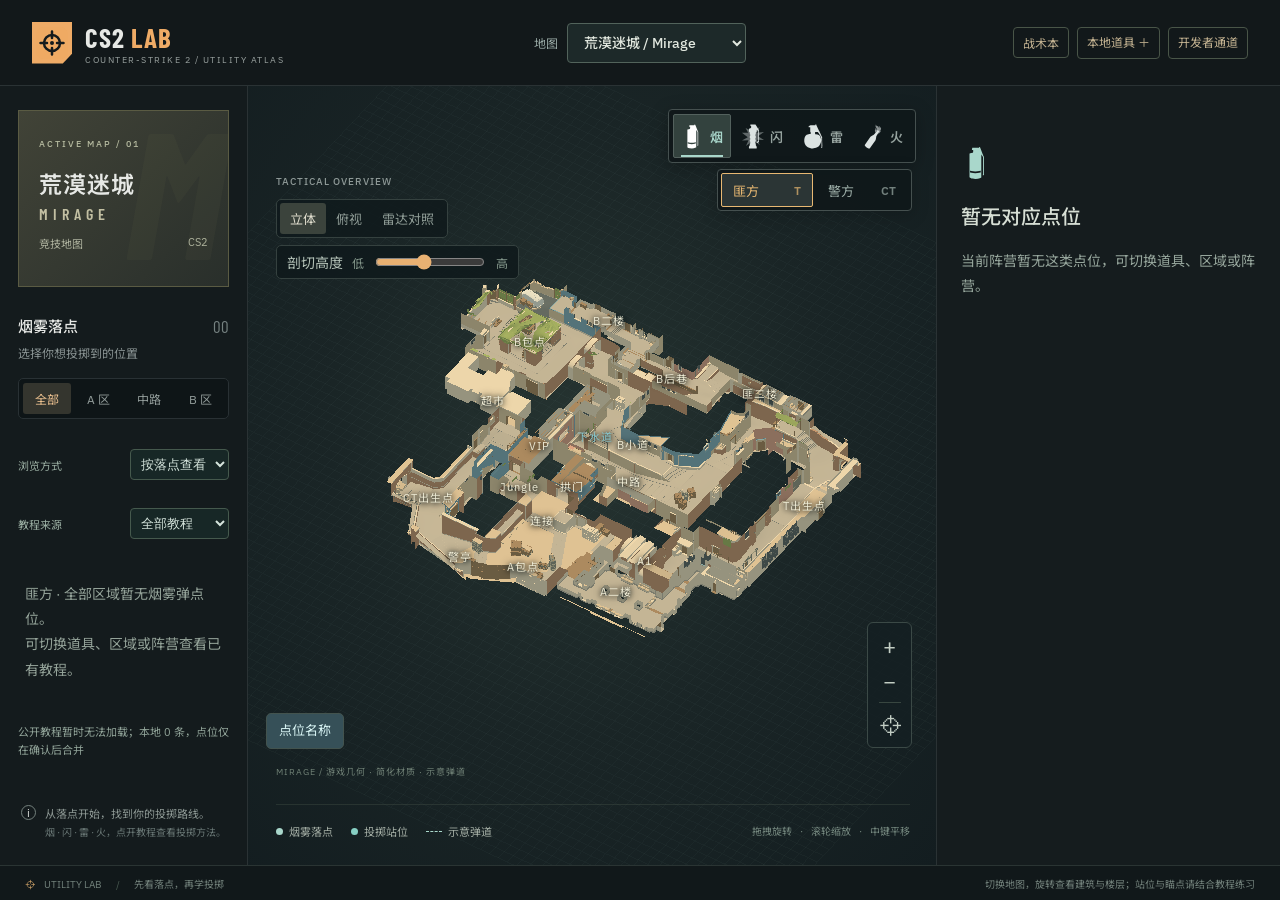
<file: index.html>
<!doctype html>
<html lang="zh-CN"><head><meta charset="UTF-8"><meta name="viewport" content="width=device-width,initial-scale=1,viewport-fit=cover"><meta name="theme-color" content="#111719"><meta name="description" content="荒漠迷城、核子危机、远古遗迹、沙二、炼狱小镇、阿努比斯与死城之谜（Cache）互动战术地图。切换地图和楼层，探索四种道具落点与投掷教学。"><title>CS2 道具地图 · UTILITY LAB</title><link rel="icon" href="./favicon.svg?v=2"><link rel="stylesheet" href="./style.css?v=8"><link rel="stylesheet" href="./mobile.css?v=8"><link rel="stylesheet" href="./video-controls.css?v=2"><link rel="stylesheet" href="./tactics.css?v=2"><script type="importmap">{"imports":{"three":"./vendor/three.module.js"}}</script></head>
<body><section class="rotate-prompt" id="rotate-prompt" aria-labelledby="rotate-title" aria-hidden="true" tabindex="-1"><svg class="rotate-symbol" viewBox="0 0 88 88" fill="none" stroke="currentColor" stroke-width="2.5" aria-hidden="true"><rect x="13" y="27" width="62" height="36" rx="5"/><path d="M66 37v16M29 14a32 32 0 0 1 44 8M67 10l7 12-14 1M58 76a32 32 0 0 1-43-8M21 80l-7-12 14-1" stroke-linecap="round" stroke-linejoin="round"/></svg><h1 id="rotate-title">请横屏使用地图</h1><p id="rotate-hint">横过手机，展开地图。<br>如未自动旋转，请关闭系统的竖屏锁定。</p><button id="rotate-fullscreen">全屏打开</button></section>
<header class="topbar"><a class="brand" href="./"><span class="brand-symbol"><img src="./favicon.svg?v=2" width="32" height="32" alt=""></span><span><span id="brand-map">CS2</span><span class="brand-lab"> LAB</span><small>COUNTER-STRIKE 2 / UTILITY ATLAS</small></span></a><label class="map-picker" for="map-picker"><span>地图</span><select id="map-picker" aria-label="切换地图"><option value="mirage">荒漠迷城 / Mirage</option><option value="nuke">核子危机 / Nuke</option><option value="ancient">远古遗迹 / Ancient</option><option value="dust2">沙二 / Dust II</option><option value="inferno">炼狱小镇 / Inferno</option><option value="anubis">阿努比斯 / Anubis</option><option value="cache">死城之谜 / Cache</option></select></label><div class="header-actions"><button id="tactics-entry" class="developer-entry" aria-haspopup="dialog" aria-pressed="false">战术本</button><a id="local-entry" class="developer-entry" href="./local.html">本地道具 ＋</a><a class="developer-entry" href="./developer.html">开发者通道</a><nav class="mobile-actions" aria-label="手机地图工具"><button id="mobile-points" aria-controls="point-sidebar" aria-expanded="false">点位</button><button id="mobile-guide" aria-controls="tutorial-panel" aria-expanded="false">教程</button><button id="mobile-fullscreen">全屏</button></nav></div></header>
<main class="workspace">
<aside class="sidebar" id="point-sidebar"><div class="mobile-panel-head"><span>道具点位</span><button class="mobile-dismiss" aria-label="收起点位列表">收起</button></div><div class="map-card"><span class="eyebrow">ACTIVE MAP / 01</span><h1>荒漠迷城<span>MIRAGE</span></h1><div class="map-card-bottom"><span>竞技地图</span><span>CS2</span></div></div><section id="tactic-status" class="tactic-status" hidden><strong id="tactic-name"></strong><p id="tactic-info"></p><button id="tactic-exit" type="button">退出战术</button></section><div class="library-title"><h2 id="library-heading">烟雾落点</h2><span id="point-count">06</span></div><p class="muted sidebar-hint">选择你想封住的位置</p><div class="filters" role="group" aria-label="筛选地图区域"><button class="active" data-filter="all" aria-pressed="true">全部</button><button data-filter="A" aria-pressed="false">A 区</button><button data-filter="mid" aria-pressed="false">中路</button><button data-filter="B" aria-pressed="false">B 区</button></div><label class="lineup-source">浏览方式<select id="point-mode" aria-label="按落点或站位查看"><option value="target">按落点查看</option><option value="origin">按站位查看</option></select></label><label class="lineup-source">教程来源<select id="lineup-source"><option value="all">全部教程</option><option value="local">仅本地道具</option><option value="public">仅公开教程</option></select></label><nav id="point-list" aria-label="道具点位"></nav><p id="community-status" class="community-status" role="status"></p><div class="sidebar-footer"><span class="key-icon">i</span><p>从落点开始，找到你的投掷路线。<small>烟 · 闪 · 雷 · 火，点开教程查看投掷方法。</small></p></div></aside>
<section class="map-stage" aria-label="荒漠迷城三维互动地图"><div class="stage-heading"><div><span class="eyebrow">TACTICAL OVERVIEW</span><h2>选择落点，查看投掷方法。</h2></div></div><div id="utility-switch" class="utility-switch" role="group" aria-label="切换道具类型"></div><div id="team-switch" class="team-switch" role="group" aria-label="切换投掷阵营"><button data-team="t" class="active" aria-pressed="true"><span>匪方</span><b>T</b></button><button data-team="ct" aria-pressed="false"><span>警方</span><b>CT</b></button></div><div id="map-canvas" tabindex="0" aria-label="地图：拖拽旋转，滚轮缩放，方向键平移，按住中键平移，点击道具标志查看教程"></div><div id="map-labels"></div><button id="toggle-point-names" class="point-name-toggle active" aria-pressed="true" aria-controls="map-labels" title="显示或隐藏地图区域与道具点位名称">点位名称</button><div id="map-loading" role="status"><i></i><span>正在加载原始地图…</span></div><div class="map-view-switch" role="group" aria-label="地图视角"><button id="view-3d" class="active" aria-pressed="true">立体</button><button id="view-top" aria-pressed="false">俯视</button><button id="view-radar" aria-pressed="false">雷达对照</button></div><label class="cut-height-control" for="cut-height">剖切高度 <span>低</span><input id="cut-height" type="range" min="-3" max="12" step="0.2" value="3.6" aria-label="调整剖切高度，显示不同楼层"><span>高</span></label><div id="level-switch" class="level-switch" role="group" aria-label="切换地图楼层" hidden><button data-level="upper" class="active" aria-pressed="true">上层 A</button><button data-level="lower" aria-pressed="false">下层 B</button><span id="level-note">上层 / A 区、外场与铁板</span></div><div class="map-controls"><button id="zoom-in" title="放大" aria-label="放大">+</button><button id="zoom-out" title="缩小" aria-label="缩小">−</button><span></span><button id="reset-view" title="重置视角" aria-label="重置视角">⌖</button></div><div class="map-bottom"><div class="legend"><span><i class="legend-dot"></i><span id="legend-target">烟雾落点</span></span><span><i class="legend-dot origin"></i>投掷站位</span><span><i class="legend-line"></i>示意弹道</span></div><p><span class="desktop-gesture">拖拽旋转 <b>·</b> 滚轮缩放 <b>·</b> 中键平移</span><span class="touch-gesture">单指旋转 · 双指平移与缩放</span></p></div><div class="map-disclaimer">MIRAGE / 游戏几何 · 简化材质 · 示意弹道</div><div id="map-error" hidden>3D 地图加载失败。你仍可查看左侧教学，或重新加载地图。<button id="retry-map">重新加载</button></div></section>
<aside class="detail-panel" id="tutorial-panel" aria-label="投掷教学"><div class="detail-top"><button class="mobile-dismiss" aria-label="收起投掷教程">收起</button></div><div id="detail-content"></div></aside>
</main><footer class="statusbar"><span><span class="status-cross">⌖</span> UTILITY LAB <span class="footer-divider">/</span> 先看落点，再学投掷</span><span>切换地图，旋转查看建筑与楼层；站位与瞄点请结合教程练习</span></footer><dialog id="tactics-dialog" class="tactics-dialog" aria-labelledby="tactics-title"><header class="tactics-heading"><div><h2 id="tactics-title">本地战术本</h2><p>仅保存在当前浏览器，无需登录。清除网站数据会删除战术本。</p></div><button id="tactics-close" type="button">关闭</button></header><div class="tactics-layout"><section class="tactics-library" aria-label="已保存的战术"><div class="tactics-library-heading"><h3>选择战术</h3><button id="tactics-new" type="button" title="为当前地图新建战术">＋ 新建战术</button></div><div id="tactics-books"></div></section><form id="tactics-form" hidden><div class="tactics-editor-heading"><button id="tactics-back" type="button">‹ 返回战术列表</button><h3 id="tactics-editor-title">新建战术</h3></div><label>战术名称<input id="tactics-name" required maxlength="60" placeholder="例如：A 区爆弹进攻"></label><div class="tactics-find"><input id="tactics-search" type="search" placeholder="搜索道具或站位" aria-label="搜索战术道具"><select id="tactics-type" aria-label="筛选战术道具类型"><option value="">全部道具</option><option value="smoke">烟雾弹</option><option value="flash">闪光弹</option><option value="he">手雷</option><option value="molotov">燃烧弹</option></select><select id="tactics-team" aria-label="筛选战术阵营"><option value="">全部阵营</option><option value="t">匪方</option><option value="ct">警方</option></select></div><p id="tactics-load-note"></p><div id="tactics-choices" aria-label="选择战术使用的道具"></div><div class="tactics-save"><span id="tactics-selected-count">已选择 0 条道具</span><button type="submit" class="primary">保存并查看战术</button></div></form></div><p id="tactics-message" role="status"></p></dialog><script type="module" src="./app.js?v=44"></script></body></html>
</file>
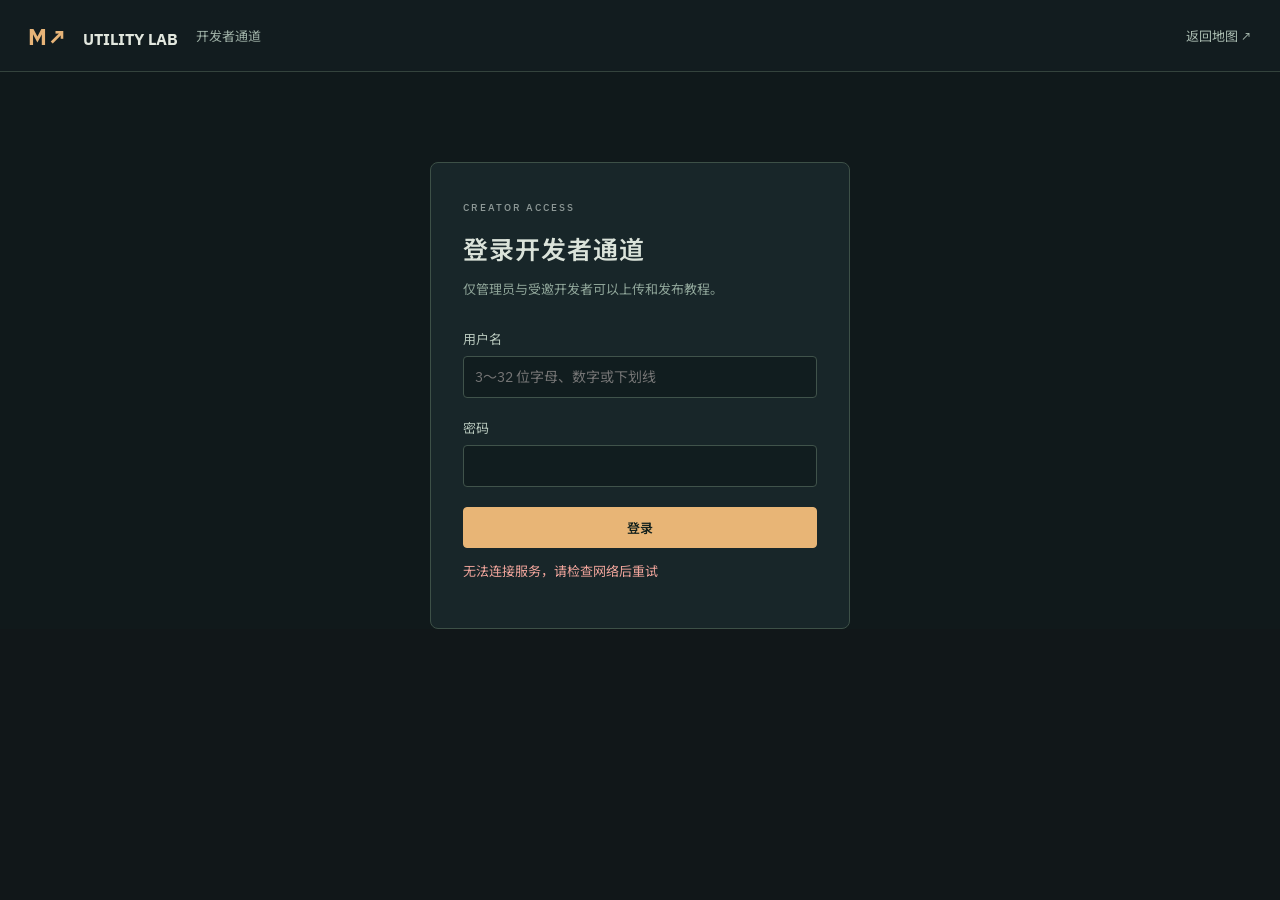
<file: developer.html>
<!doctype html><html lang="zh-CN"><head><meta charset="utf-8"><meta name="viewport" content="width=device-width,initial-scale=1,viewport-fit=cover"><meta name="referrer" content="no-referrer"><title>开发者通道 · CS2 道具地图</title><link rel="icon" href="./favicon.svg?v=2"><link rel="stylesheet" href="./style.css?v=3"><link rel="stylesheet" href="./developer.css?v=12"><script type="importmap">{"imports":{"three":"./vendor/three.module.js"}}</script></head><body class="developer-page">
<header class="dev-header"><a href="./">M↗ <span>UTILITY LAB</span></a><span class="dev-badge">开发者通道</span><div id="dev-account" hidden><span id="dev-username"></span><button id="dev-password">修改密码</button><button id="dev-logout">退出登录</button></div><a class="back-map" href="./">返回地图 ↗</a></header>
<main>
<section id="auth-panel" class="auth-card"><span class="eyebrow">CREATOR ACCESS</span><h1 id="auth-title">登录开发者通道</h1><p id="auth-description">仅管理员与受邀开发者可以上传和发布教程。</p><form id="auth-form"><label>用户名<input id="auth-username" required autocomplete="username" minlength="3" maxlength="32" pattern="[a-zA-Z0-9_-]+" placeholder="3～32 位字母、数字或下划线"></label><label>密码<input id="auth-password" type="password" required autocomplete="current-password" minlength="10" maxlength="128"></label><button class="primary" id="auth-submit">登录</button></form><p id="auth-message" role="status"></p></section>
<section id="creator" hidden>
<nav class="dev-nav"><button id="tab-compose" aria-pressed="true">新建教程</button><button id="tab-library" aria-pressed="false">我的教程</button><button id="tab-team" aria-pressed="false" hidden>开发者管理</button><button id="tab-storage" aria-pressed="false" hidden>视频存储</button><button id="tab-visits" aria-pressed="false" hidden>访问统计</button><span id="dev-message" role="status"></span></nav>
<section id="compose-panel" class="compose-grid">
<form id="lineup-form" class="compose-form"><span class="eyebrow">NEW LINEUP</span><h1 id="editor-title">把你的投掷分享出来</h1><p class="form-intro">选择地图，标记两个位置，再添加视频与投掷说明。</p>
<div class="field-pair"><label>地图<select id="edit-map"><option value="mirage">荒漠迷城</option><option value="nuke">核子危机</option><option value="ancient">远古遗迹</option><option value="dust2">炙热沙城 II</option><option value="inferno">炼狱小镇</option><option value="anubis">阿努比斯</option><option value="cache">死城之谜 / Cache</option></select></label><label>区域<select id="edit-zone"></select></label></div>
<div class="field-pair"><label>投掷阵营<select id="edit-team"><option value="t">匪方 T</option><option value="ct">警方 CT</option><option value="any">双方通用</option></select></label><label>道具<select id="edit-type"><option value="smoke">烟雾弹</option><option value="flash">闪光弹</option><option value="he">高爆手雷</option><option value="molotov">燃烧弹</option></select></label></div>
<label id="edit-level-row" hidden>选点视图楼层<select id="edit-level"><option value="upper">上层 A</option><option value="lower">下层 B</option></select></label>
<label>教程名称<input id="edit-name" required maxlength="80" placeholder="例如：A 区警家烟"></label>
<div class="point-fields"><div><button type="button" id="pick-target">① 选择道具落点</button><output id="target-value">尚未选择</output></div><div><button type="button" id="pick-origin">② 选择投掷位置</button><button type="button" id="pick-spawn" class="spawn-entry">选择出生点</button><output id="origin-value">尚未选择</output></div></div>

<label>路线弧线高度<input id="edit-arc-height" type="number" min="0" max="60" step="0.5" placeholder="默认高度" aria-describedby="arc-height-help"></label><p id="arc-height-help" class="form-intro">可填 0～60，数值越大弧线越高；留空恢复默认。切换立体可预览。</p>
<label>站位说明<input id="edit-from" required maxlength="120" placeholder="例如：T 出生点 · 木板旁"></label><label>投掷方式<input id="edit-method" required maxlength="120" placeholder="例如：站立左键跳投"></label>
<label>投掷步骤<textarea id="edit-steps" required rows="4" maxlength="3200" placeholder="每行一个步骤：&#10;1. 在墙角站定&#10;2. 对准屋顶边缘&#10;3. 起跳时释放左键"></textarea></label><label>用途说明<textarea id="edit-description" rows="2" maxlength="600" placeholder="这颗道具解决什么问题？"></textarea></label><label>实战提示<textarea id="edit-tip" rows="2" maxlength="600" placeholder="例如：提醒队友背闪"></textarea></label>
<section class="video-upload"><label for="edit-video">③ 上传教学视频</label><input id="edit-video" type="file" accept="video/mp4,video/webm"><p id="video-help">MP4 / WebM，单个不超过 40 MB。发布前需要视频，草稿可暂不上传。</p><video id="video-preview" controls playsinline preload="metadata" hidden></video><div id="upload-status" role="status"></div><progress id="upload-progress" max="100" value="0" hidden></progress><button type="button" id="upload-cancel" hidden>取消上传</button></section>
<div class="save-actions"><button type="button" id="save-draft">保存草稿</button><button type="submit" id="publish-lineup" class="primary">发布教程</button></div><p id="save-status" role="status"></p>
</form>
<section class="editor-map"><div class="editor-tools"><div><button id="editor-radar" class="active" aria-pressed="true">地图</button><button id="editor-3d" aria-pressed="false">立体</button><button id="editor-top" aria-pressed="false" hidden>俯视</button><button id="editor-reset">重置</button></div><label id="editor-cut-control" hidden>剖切高度<input id="editor-cut" type="range" step=".2"></label></div><div id="pick-status" role="status">选择落点或站位后，点击地图地面</div><div id="map-canvas" tabindex="0" aria-label="教程选点地图：点击选点，拖动平移，滚轮缩放"></div><div id="map-labels"></div><div class="editor-zoom"><button id="editor-zoom-in" aria-label="放大地图">＋</button><button id="editor-zoom-out" aria-label="缩小地图">−</button></div><div id="map-loading" role="status"><i></i><span>正在加载地图…</span></div><div id="editor-map-error" hidden role="alert">地图加载失败。<button id="editor-retry">重新加载</button></div><div class="editor-legend"><span>● 道具落点</span><span>● 投掷位置</span><button id="editor-preview" disabled>预览投掷路线</button></div></section>
</section>
<section id="library-panel" class="dev-section" hidden><h1>教程库</h1><p>原有教程与新上传教程统一管理。保存时会分别询问相近落点、站位是否合并；各自保留坐标、投法和视频。草稿不公开。</p><div class="library-filters"><label>地图<select id="library-map"><option value="">全部地图</option><option value="mirage">荒漠迷城</option><option value="nuke">核子危机</option><option value="ancient">远古遗迹</option><option value="dust2">炙热沙城 II</option><option value="inferno">炼狱小镇</option><option value="anubis">阿努比斯</option><option value="cache">死城之谜 / Cache</option></select></label><label>状态<select id="library-status"><option value="">全部状态</option><option value="published">已发布</option><option value="draft">草稿</option><option value="archived">已撤下</option></select></label><label>搜索<input id="library-search" type="search" placeholder="教程、站位或作者"></label></div><p id="library-count" role="status"></p><div id="lineup-library"></div></section>
<section id="storage-panel" class="dev-section storage-panel" hidden><div class="storage-heading"><div><span class="eyebrow">R2 STORAGE</span><h1>服务器视频存储</h1></div><button id="storage-refresh">刷新用量</button></div><p>统计本网站 roxy-cs2-videos 桶内全部实际文件。打开时扫描，停留此页时每 5 分钟更新；离开页面停止刷新。</p><p id="storage-message" role="status"></p><div id="storage-results" hidden><div class="storage-metrics"><div><span>当前总占用</span><strong id="storage-used">—</strong></div><div><span>实际文件数量</span><strong id="storage-count">—</strong></div><div><span>距 10 GB 参考线</span><strong id="storage-remaining">—</strong></div></div><div class="storage-meter"><span id="storage-percent"></span><progress id="storage-progress" max="100" value="0" aria-label="当前存储相对 10 GB 的占用比例"></progress><small>8 GB 提醒 · 9 GB 警告 · 10 GB 参考线</small></div><p id="storage-alert" role="status"></p><p id="storage-updated"></p><div id="storage-categories" class="storage-categories"></div><div class="storage-filters"><label>文件状态<select id="storage-filter"><option value="">全部文件</option><option value="published">已发布</option><option value="draft">草稿</option><option value="archived">已撤下</option><option value="unlinked">未关联教程</option><option value="pending">待清理</option><option value="untracked">无教程记录</option></select></label><label>排序<select id="storage-sort"><option value="large">从大到小</option><option value="small">从小到大</option><option value="newest">最近上传</option></select></label><label>搜索<input id="storage-search" type="search" placeholder="教程名称、上传者或文件编号"></label></div><div class="storage-table-wrap"><table class="storage-table"><thead><tr><th>视频 / 关联教程</th><th>大小</th><th>上传者</th><th>状态</th><th>上传时间</th><th>操作</th></tr></thead><tbody id="storage-rows"></tbody></table></div><div class="storage-pagination"><button id="storage-prev">上一页</button><span id="storage-page"></span><button id="storage-next">下一页</button></div></div><aside class="storage-billing"><h2>免费额度如何判断</h2><p>Standard 存储每月免费 10 GB-month，按账期内每日峰值的平均值计费。上方是当前容量，不是本月账单用量；删除文件不会抹去之前已产生的用量。</p><p>免费额度由 Cloudflare 账户共享，本页仅监测这个视频桶。其他桶、未完成的分段上传，以及读写请求费用不在本页统计范围。低于参考线不代表整个账户一定免费；预警不会自动停止上传。</p><p>草稿、已撤下和未关联的视频同样占空间；共用视频只计一次。页面按 1 GB = 1,000,000,000 字节显示。<a href="https://developers.cloudflare.com/r2/pricing/" target="_blank" rel="noopener noreferrer">查看官方计费说明 ↗</a></p></aside></section>
<section id="visits-panel" class="dev-section" hidden><div class="visits-heading"><h1>访问统计</h1><button id="visits-refresh">刷新统计</button></div><p>仅管理员可查看。统计地图首页的打开或刷新次数，按北京时间划分日期；切换地图不会重复计入。</p><p id="visits-message" role="status"></p><div id="visits-results" hidden><div class="visits-metrics"><div><span>今日浏览量</span><strong id="visits-today">—</strong></div><div><span>今日访客 · 浏览器去重</span><strong id="visits-visitors">—</strong></div><div><span>近 7 天浏览量</span><strong id="visits-week">—</strong></div><div><span>近 30 天浏览量</span><strong id="visits-month">—</strong></div></div><h2>近 30 天浏览趋势</h2><div id="visits-chart" class="visits-chart" role="group" aria-label="近三十天每日浏览量，下方表格包含完整数值"></div><p id="visits-updated"></p><p id="visits-start"></p><div class="visits-table-wrap"><table><thead><tr><th>日期</th><th>浏览量</th><th>当日访客</th></tr></thead><tbody id="visits-rows"></tbody></table></div></div><p>访客按当天同一浏览器去重，不代表真实人数；不同设备、无痕模式或清除浏览器数据会另计。管理员登录后的访问不计入。每天更换匿名标识，不记录 IP、姓名或具体浏览内容，匿名记录仅保留近 35 天。拦截统计请求会造成漏记；已知机器人不计入，同一浏览器每天最多计 120 次浏览。</p></section>
<section id="team-panel" class="dev-section" hidden><h1>开发者管理</h1><p>邀请链接仅可使用一次，7 天后失效。受邀开发者可管理自己的教程。</p><form id="invite-form"><label>邀请备注<input id="invite-label" maxlength="80" required placeholder="例如：战队队友"></label><button class="primary">生成邀请链接</button></form><div id="invite-result" hidden><label>复制链接后自行发给对方<input id="invite-link" readonly></label><button id="copy-invite">复制链接</button></div><h2>成员</h2><div id="member-list"></div><h2>邀请记录</h2><div id="invite-list"></div></section>
</section></main><dialog id="password-dialog" class="password-dialog" aria-labelledby="password-title"><h2 id="password-title">修改密码</h2><p>请输入当前密码，再设置 10～128 个字符的新密码。修改后其他已登录设备将退出。</p><form id="password-form"><input name="username" autocomplete="username" readonly hidden><label>当前密码<input name="currentPassword" type="password" autocomplete="current-password" required minlength="10" maxlength="128"></label><label>新密码<input name="newPassword" type="password" autocomplete="new-password" required minlength="10" maxlength="128"></label><label>再次输入新密码<input name="confirmPassword" type="password" autocomplete="new-password" required minlength="10" maxlength="128"></label><button id="password-submit" class="primary" type="submit">确认修改</button></form><p id="password-status" role="status" aria-live="polite"></p><button id="password-close" type="button">关闭</button></dialog><script type="module" src="./developer.js?v=29"></script></body></html>
</file>
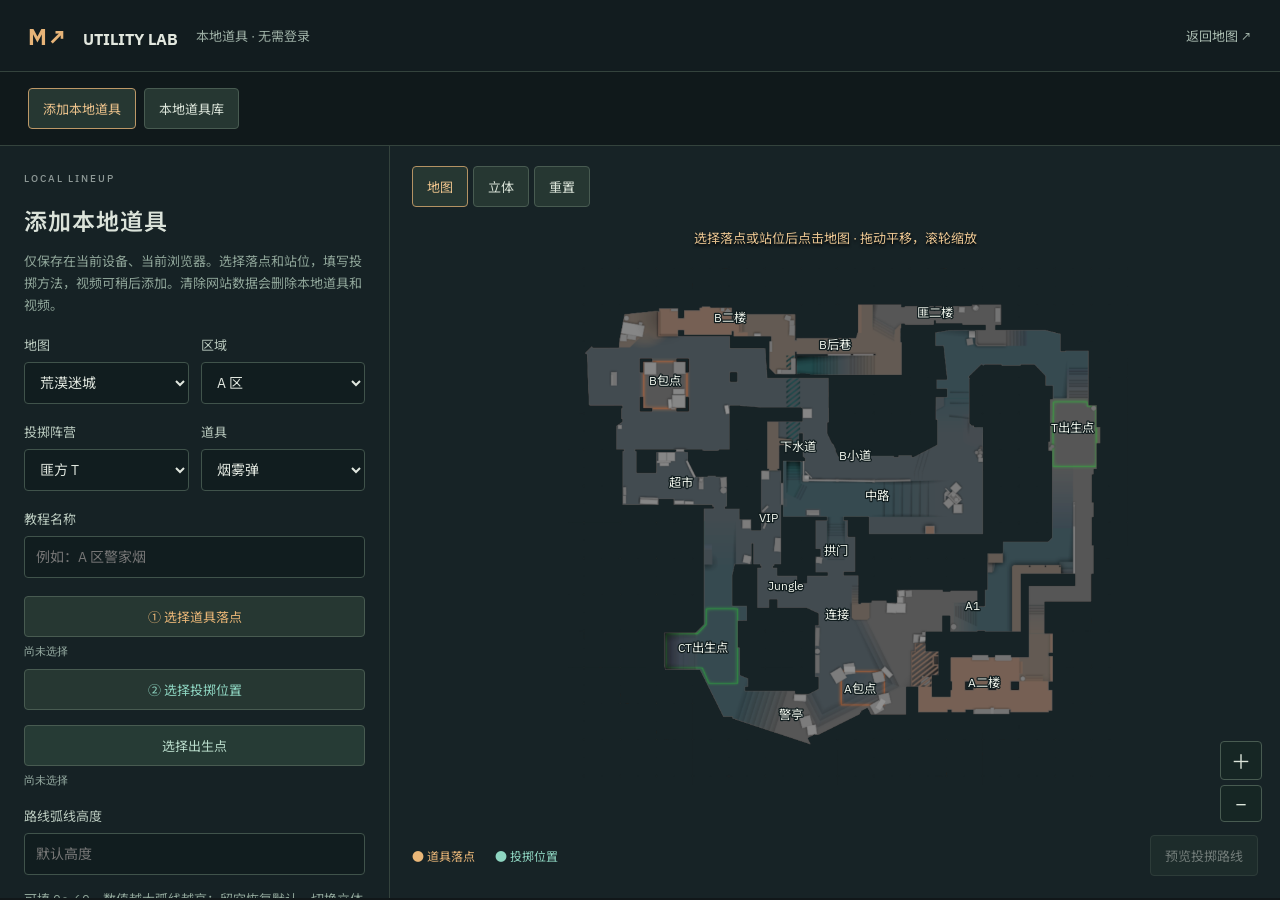
<file: local.html>
<!doctype html><html lang="zh-CN"><head><meta charset="utf-8"><meta name="viewport" content="width=device-width,initial-scale=1,viewport-fit=cover"><meta name="referrer" content="no-referrer"><title>本地道具 · CS2 道具地图</title><link rel="icon" href="./favicon.svg?v=2"><link rel="stylesheet" href="./style.css?v=3"><link rel="stylesheet" href="./developer.css?v=12"><script type="importmap">{"imports":{"three":"./vendor/three.module.js"}}</script></head><body class="developer-page" data-mode="local">
<header class="dev-header"><a href="./">M↗ <span>UTILITY LAB</span></a><span class="dev-badge">本地道具 · 无需登录</span><div id="dev-account" hidden><span id="dev-username"></span><button id="dev-logout">退出登录</button></div><a class="back-map" href="./">返回地图 ↗</a></header>
<main>
<section id="auth-panel" class="auth-card" hidden><span class="eyebrow">CREATOR ACCESS</span><h1 id="auth-title">登录开发者通道</h1><p id="auth-description">仅管理员与受邀开发者可以上传和发布教程。</p><form id="auth-form"><label>用户名<input id="auth-username" required autocomplete="username" minlength="3" maxlength="32" pattern="[a-zA-Z0-9_-]+" placeholder="3～32 位字母、数字或下划线"></label><label>密码<input id="auth-password" type="password" required autocomplete="current-password" minlength="10" maxlength="128"></label><button class="primary" id="auth-submit">登录</button></form><p id="auth-message" role="status"></p></section>
<section id="creator" hidden>
<nav class="dev-nav"><button id="tab-compose" aria-pressed="true">添加本地道具</button><button id="tab-library" aria-pressed="false">本地道具库</button><button id="tab-team" aria-pressed="false" hidden>开发者管理</button><span id="dev-message" role="status"></span></nav>
<section id="compose-panel" class="compose-grid">
<form id="lineup-form" class="compose-form"><span class="eyebrow">LOCAL LINEUP</span><h1 id="editor-title">添加本地道具</h1><p class="form-intro">仅保存在当前设备、当前浏览器。选择落点和站位，填写投掷方法，视频可稍后添加。清除网站数据会删除本地道具和视频。</p>
<div class="field-pair"><label>地图<select id="edit-map"><option value="mirage">荒漠迷城</option><option value="nuke">核子危机</option><option value="ancient">远古遗迹</option><option value="dust2">炙热沙城 II</option><option value="inferno">炼狱小镇</option><option value="anubis">阿努比斯</option><option value="cache">死城之谜 / Cache</option></select></label><label>区域<select id="edit-zone"></select></label></div>
<div class="field-pair"><label>投掷阵营<select id="edit-team"><option value="t">匪方 T</option><option value="ct">警方 CT</option><option value="any">双方通用</option></select></label><label>道具<select id="edit-type"><option value="smoke">烟雾弹</option><option value="flash">闪光弹</option><option value="he">高爆手雷</option><option value="molotov">燃烧弹</option></select></label></div>
<label id="edit-level-row" hidden>选点视图楼层<select id="edit-level"><option value="upper">上层 A</option><option value="lower">下层 B</option></select></label>
<label>教程名称<input id="edit-name" required maxlength="80" placeholder="例如：A 区警家烟"></label>
<div class="point-fields"><div><button type="button" id="pick-target">① 选择道具落点</button><output id="target-value">尚未选择</output></div><div><button type="button" id="pick-origin">② 选择投掷位置</button><button type="button" id="pick-spawn" class="spawn-entry">选择出生点</button><output id="origin-value">尚未选择</output></div></div>

<label>路线弧线高度<input id="edit-arc-height" type="number" min="0" max="60" step="0.5" placeholder="默认高度" aria-describedby="arc-height-help"></label><p id="arc-height-help" class="form-intro">可填 0～60，数值越大弧线越高；留空恢复默认。切换立体可预览。</p>
<label>站位说明<input id="edit-from" required maxlength="120" placeholder="例如：T 出生点 · 木板旁"></label><label>投掷方式<input id="edit-method" required maxlength="120" placeholder="例如：站立左键跳投"></label>
<label>投掷步骤<textarea id="edit-steps" required rows="4" maxlength="3200" placeholder="每行一个步骤：&#10;1. 在墙角站定&#10;2. 对准屋顶边缘&#10;3. 起跳时释放左键"></textarea></label><label>用途说明<textarea id="edit-description" rows="2" maxlength="600" placeholder="这颗道具解决什么问题？"></textarea></label><label>实战提示<textarea id="edit-tip" rows="2" maxlength="600" placeholder="例如：提醒队友背闪"></textarea></label>
<section class="video-upload"><label for="edit-video">③ 添加本地视频（可选）</label><input id="edit-video" type="file" accept="video/mp4,video/webm"><p id="video-help">MP4 / WebM，单个不超过 40 MB。发布前需要视频，草稿可暂不上传。</p><video id="video-preview" controls playsinline preload="metadata" hidden></video><div id="upload-status" role="status"></div><progress id="upload-progress" max="100" value="0" hidden></progress><button type="button" id="upload-cancel" hidden>取消上传</button></section>
<button type="button" id="remove-local-video" hidden>移除视频</button><div class="save-actions"><button type="button" id="save-draft" hidden>保存草稿</button><button type="submit" id="publish-lineup" class="primary">保存到本地</button></div><p id="save-status" role="status"></p><a id="view-local-map" class="back-map" hidden>在地图中查看 ↗</a>
</form>
<section class="editor-map"><div class="editor-tools"><div><button id="editor-radar" class="active" aria-pressed="true">地图</button><button id="editor-3d" aria-pressed="false">立体</button><button id="editor-top" aria-pressed="false" hidden>俯视</button><button id="editor-reset">重置</button></div><label id="editor-cut-control" hidden>剖切高度<input id="editor-cut" type="range" step=".2"></label></div><div id="pick-status" role="status">选择落点或站位后，点击地图地面</div><div id="map-canvas" tabindex="0" aria-label="教程选点地图：点击选点，拖动平移，滚轮缩放"></div><div id="map-labels"></div><div class="editor-zoom"><button id="editor-zoom-in" aria-label="放大地图">＋</button><button id="editor-zoom-out" aria-label="缩小地图">−</button></div><div id="map-loading" role="status"><i></i><span>正在加载地图…</span></div><div id="editor-map-error" hidden role="alert">地图加载失败。<button id="editor-retry">重新加载</button></div><div class="editor-legend"><span>● 道具落点</span><span>● 投掷位置</span><button id="editor-preview" disabled>预览投掷路线</button></div></section>
</section>
<section id="library-panel" class="dev-section" hidden><h1>本地道具库</h1><p>本地道具会显示在地图中，相近落点和站位仅在你确认后合并。只有当前浏览器可见；其他设备和浏览器不会同步。</p><div class="library-filters"><label>地图<select id="library-map"><option value="">全部地图</option><option value="mirage">荒漠迷城</option><option value="nuke">核子危机</option><option value="ancient">远古遗迹</option><option value="dust2">炙热沙城 II</option><option value="inferno">炼狱小镇</option><option value="anubis">阿努比斯</option><option value="cache">死城之谜 / Cache</option></select></label><label hidden>状态<select id="library-status"><option value="">全部状态</option><option value="published">已发布</option><option value="draft">草稿</option><option value="archived">已撤下</option></select></label><label>搜索<input id="library-search" type="search" placeholder="教程、站位或作者"></label></div><p id="library-count" role="status"></p><div id="lineup-library"></div></section>
<section id="team-panel" class="dev-section" hidden><h1>开发者管理</h1><p>邀请链接仅可使用一次，7 天后失效。受邀开发者可管理自己的教程。</p><form id="invite-form"><label>邀请备注<input id="invite-label" maxlength="80" required placeholder="例如：战队队友"></label><button class="primary">生成邀请链接</button></form><div id="invite-result" hidden><label>复制链接后自行发给对方<input id="invite-link" readonly></label><button id="copy-invite">复制链接</button></div><h2>成员</h2><div id="member-list"></div><h2>邀请记录</h2><div id="invite-list"></div></section>
</section></main><script type="module" src="./developer.js?v=29"></script></body></html>
</file>
<file: style.css>
@import url('https://fonts.googleapis.com/css2?family=Barlow+Condensed:wght@500;600;700;800&family=IBM+Plex+Sans:wght@400;500;600&family=Noto+Sans+SC:wght@400;500;600;700&display=swap');
:root{font-family:'IBM Plex Sans','Noto Sans SC',sans-serif;color:#e6e8e5;background:#111719;font-synthesis:none;--accent:#efab66;--muted:#889292;--border:#2a3234}*{box-sizing:border-box}body{margin:0}button,a{-webkit-tap-highlight-color:transparent}button{font:inherit;cursor:pointer}button:focus-visible,a:focus-visible,#map-canvas:focus-visible{outline:2px solid var(--accent);outline-offset:4px}button{color:inherit}a{color:inherit;text-decoration:none}.topbar{height:86px;display:flex;align-items:center;justify-content:space-between;padding:0 32px;border-bottom:1px solid var(--border);background:#12181a}.brand{display:flex;align-items:center;gap:13px;font-family:'Barlow Condensed',sans-serif;font-size:27px;font-weight:700;letter-spacing:1px}.brand-symbol{position:relative;display:grid;place-items:center;width:40px;height:42px;background:var(--accent);color:#111719;font-size:31px;clip-path:polygon(0 0,100% 0,100% 77%,77% 100%,0 100%)}.brand-symbol span{font:17px sans-serif;position:absolute;right:2px;top:0}.brand-lab{color:var(--accent)}.brand small{display:block;font-family:'IBM Plex Sans',sans-serif;font-size:9px;font-weight:400;letter-spacing:1.5px;color:#98a09e;margin-top:1px}.top-title{color:#d0d5d2;font-size:14px;letter-spacing:1px}.top-title span{padding:0 16px;color:#5f6d70}.version{font-size:12px;color:#a7b0ad;border:1px solid #364044;padding:7px 10px;border-radius:4px}.version span{margin-left:9px;color:#697779}.workspace{display:grid;grid-template-columns:248px minmax(380px,1fr) 344px;height:calc(100dvh - 121px);min-height:650px;max-height:1400px}.sidebar{padding:24px 18px;display:flex;flex-direction:column;background:#141b1d;border-right:1px solid var(--border);overflow-y:auto}.map-card{position:relative;overflow:hidden;padding:20px;background:linear-gradient(135deg,#414337,#292f2b);border:1px solid #5a5b43;min-height:177px}.map-card:after{content:'M';font-family:'Barlow Condensed',sans-serif;font-weight:700;position:absolute;font-size:180px;right:-3px;top:-31px;color:#c4b47d0b;transform:skew(-10deg);pointer-events:none}.eyebrow{font-family:'IBM Plex Sans',sans-serif;font-size:10px;font-weight:500;letter-spacing:2px;color:#8e9997}h1{font-size:23px;letter-spacing:1px;margin:15px 0 12px;font-weight:600}h1 span{display:block;font-family:'Barlow Condensed',sans-serif;font-size:16px;letter-spacing:5px;margin-top:4px;color:#c2bfa2}.map-card .eyebrow{color:#b6bba0;font-size:9px}.map-card-bottom{display:flex;justify-content:space-between;color:#afb39f;font-size:11px}.library-title{display:flex;align-items:center;justify-content:space-between;margin-top:28px}h2{font-size:15px;margin:0;font-weight:500}.library-title>span{font-family:'Barlow Condensed',sans-serif;color:#758180;font-size:17px}.muted{color:var(--muted)}.sidebar-hint{font-size:12px;margin:8px 0 17px}.filters{display:flex;gap:3px;background:#0e1517;border:1px solid #293134;padding:4px;border-radius:5px;margin-bottom:16px}.filters button{flex:1;border:0;background:none;font-size:12px;color:#929c9a;padding:7px 0;border-radius:3px}.filters button.active{color:#efc391;background:#34352e}.point-item{width:100%;padding:13px 11px;display:flex;align-items:center;gap:12px;border:1px solid transparent;background:none;border-radius:5px;text-align:left;margin-bottom:5px;transition:.2s}.point-item:hover{background:#212a2d}.point-item.active{background:#302c25;border-color:#6a5035}.smoke-icon{display:inline-flex;flex:none;align-items:center;justify-content:center;width:32px;height:34px;border:1px solid #3b4548;color:#a9b4b0;border-radius:6px}.utility-icon{display:block;flex:none}.smoke-icon svg{width:24px;height:27px}.active .smoke-icon{border-color:#986b3d;color:var(--accent);background:#483a2a}.point-item strong{font-size:14px;display:block;font-weight:500}.point-item small{font-family:'IBM Plex Sans',sans-serif;display:block;font-size:10px;color:#74827f;margin-top:4px;letter-spacing:1px}.point-item.active strong{color:#f1c18d}.zone-tag{margin-left:auto;font-family:'Barlow Condensed',sans-serif;font-size:16px;color:#73807c}.point-item.active .zone-tag{color:var(--accent)}.sidebar-footer{margin-top:auto;display:flex;gap:9px;padding:25px 3px 0}.key-icon{width:15px;height:15px;border:1px solid #73807c;border-radius:50%;font-size:11px;display:inline-grid;place-items:center;flex:none}.sidebar-footer p{font-size:11px;line-height:1.7;color:#8c9793;margin:0}.sidebar-footer small{display:block;color:#697775;font-size:10px}.map-stage{position:relative;overflow:hidden;min-height:560px;background:radial-gradient(ellipse at 48% 45%,#263431 0%,#1a2526 49%,#131d20 100%)}#map-canvas{position:absolute;inset:0;touch-action:none}#map-canvas canvas{display:block;width:100%;height:100%}.stage-heading{position:absolute;left:28px;right:28px;top:29px;display:flex;justify-content:space-between;gap:12px;z-index:2;pointer-events:none}.stage-heading h2{font-size:17px;margin-top:10px;color:#cbd3ca;font-weight:400;letter-spacing:1px}.live-pill{font-size:11px;color:#a7b3ab;border:1px solid #49554b;border-radius:20px;align-self:start;padding:7px 10px;white-space:nowrap}.live-pill>span{display:inline-block;width:5px;height:5px;border-radius:50%;background:#9cb291;margin-right:6px}.map-view-switch{position:absolute;left:28px;top:115px;display:flex;padding:3px;background:#101a1ccc;border:1px solid #35413f;z-index:4;border-radius:5px}.map-view-switch button{background:none;border:0;padding:6px 13px;font-size:12px;color:#8d9a94;border-radius:3px}.map-view-switch button.active{background:#3b433c;color:#e2dfcf}.compass{position:absolute;right:26px;top:110px;text-align:center;font:11px 'IBM Plex Sans',sans-serif;color:#bac4bb;pointer-events:none}.compass svg{display:block;width:40px;height:40px;margin-top:3px}.map-controls{position:absolute;right:24px;bottom:117px;background:#152023eb;border:1px solid #3b4946;border-radius:6px;display:flex;flex-direction:column;align-items:center;z-index:4;padding:5px}.map-controls button{width:33px;height:35px;background:none;border:0;font-size:22px;color:#c3cec4}.map-controls button:hover{background:#38423a;color:var(--accent)}.map-controls>span{height:1px;width:22px;background:#384640;margin:4px 0}.map-bottom{position:absolute;bottom:26px;left:28px;right:26px;pointer-events:none;border-top:1px solid #46544a63;padding-top:18px;display:flex;flex-wrap:wrap;justify-content:space-between;gap:11px}.legend{display:flex;gap:18px;align-items:center;font-size:11px;color:#a3ada4}.legend>span{display:flex;align-items:center;gap:6px}.legend-dot{width:7px;height:7px;border-radius:50%;background:#efab66;display:inline-block}.legend-dot.origin{background:#87cfc3}.legend-line{width:16px;height:0;border-top:1px dashed #efab66}.map-bottom p{font-size:10px;margin:0;color:#74877e}.map-bottom b{font-weight:400;padding:0 6px}.map-disclaimer{position:absolute;bottom:87px;left:28px;pointer-events:none;font-size:9px;letter-spacing:1px;color:#708176}#map-labels{position:absolute;inset:0;pointer-events:none;overflow:hidden}.world-label{position:absolute;left:0;top:0;transform:translate(-50%,-50%);white-space:nowrap;pointer-events:none}.area-label{font-size:11px;letter-spacing:1px;color:#ebe8d2;text-shadow:0 1px 5px #101819,0 0 8px #101819}.site-label{font-family:'Barlow Condensed',sans-serif;font-size:40px;font-weight:600;color:#eaa46399;text-shadow:none}.world-marker{pointer-events:auto;width:34px;height:34px;background:#213031ed;border:1px solid #bea171;color:#f6c58c;box-shadow:0 4px 12px #0007;border-radius:50%;display:grid;place-items:center;cursor:pointer;transition:background .2s,box-shadow .2s}.world-marker svg{width:24px;height:27px}.world-marker:hover,.world-marker.selected{background:#efb36f;color:#28312c;box-shadow:0 0 0 5px #efab6625,0 0 24px #eeb16450;border-color:#ffe4b8;z-index:20!important}.marker-caption{position:absolute;top:39px;background:#19221ee8;border:1px solid #6c6851;color:#f4d1a3;padding:4px 8px;border-radius:3px;font:11px 'Noto Sans SC',sans-serif;white-space:nowrap;display:none}.selected .marker-caption{display:block}.origin-label{padding:5px 9px;background:#1b3535ed;border:1px solid #659d91;border-radius:3px;font-size:10px;color:#acede0}.origin-label:before{content:'';position:absolute;left:50%;bottom:-6px;border-top:5px solid #659d91;border-right:5px solid transparent;border-left:5px solid transparent;transform:translateX(-50%)}.detail-panel{background:#151c1e;border-left:1px solid var(--border);padding:27px 24px;overflow-y:auto}.detail-top{display:flex;justify-content:space-between;align-items:center;margin-bottom:25px}.detail-top>span:last-child{font-family:'Barlow Condensed',sans-serif;font-size:14px;letter-spacing:1px;color:#798884}.detail-zone{font-size:11px;color:var(--accent);border:1px solid #624e37;background:#372d22;padding:3px 7px;border-radius:3px}.detail-heading{font-size:29px;font-weight:500;letter-spacing:1px;margin:12px 0 5px}.detail-en{font-family:'Barlow Condensed',sans-serif;font-size:15px;letter-spacing:3px;color:#8b9993}.detail-description{font-size:13px;line-height:1.9;color:#9ca8a0;margin:15px 0 19px}.video-placeholder{aspect-ratio:16/9;background:repeating-linear-gradient(135deg,#1d262600,#1d262600 7px,#33413914 8px,#33413914 9px),#11191b;border:1px solid #35403b;display:flex;flex-direction:column;justify-content:center;align-items:center;position:relative;border-radius:5px;color:#7f9086}.video-placeholder .play{width:40px;height:40px;display:grid;place-items:center;border-radius:50%;border:1px solid #4c594e;font-size:16px;padding-left:3px;color:#adbbac}.video-placeholder strong{font-size:13px;font-weight:400;margin-top:10px;color:#a0ac9e}.video-placeholder small{font-size:10px;margin-top:6px}.video-placeholder .video-format{position:absolute;top:10px;left:12px;font-family:'IBM Plex Sans',sans-serif;font-size:9px;letter-spacing:2px;color:#6a7b70}.route-info{padding:19px 0;border-bottom:1px solid var(--border)}.route-row{display:flex;justify-content:space-between;gap:10px;font-size:12px;margin-bottom:12px}.route-row:last-child{margin-bottom:0}.route-row>span:first-child{color:#7f9087}.route-row>span:last-child{color:#cdd3c5}.origin-swatch{color:#8acfc0;font-size:10px;margin-right:7px}.steps-title{font-size:13px;font-weight:500;margin:22px 0 17px}.steps{list-style:none;padding:0;margin:0}.steps li{margin-bottom:17px;font-size:12px;line-height:1.9;color:#aeb8ae}.key-row{display:flex;align-items:center;gap:8px;margin:18px 0 20px}.key-row kbd{font:11px 'IBM Plex Sans','Noto Sans SC',sans-serif;border:1px solid #52604f;border-bottom-width:3px;padding:5px 9px;border-radius:4px;color:#ced3be;background:#252e27}.key-row>span{color:#60705f;font-size:12px}.trajectory-button{width:100%;display:flex;justify-content:center;align-items:center;gap:9px;background:#eab06f;border:1px solid #ffce92;color:#242b23;border-radius:4px;padding:11px;font-size:13px;font-weight:600}.trajectory-button:hover{background:#f6c18a}.trajectory-button:disabled{opacity:.65;cursor:wait}.tip{font-size:11px;line-height:1.9;color:#8b9a8b;margin:18px 0}.tip strong{color:#b9c2a7;font-weight:400}.source-link{font-size:10px;color:#91a592;text-decoration:underline;text-underline-offset:4px}.statusbar{height:35px;padding:0 25px;border-top:1px solid #2a3433;display:flex;justify-content:space-between;align-items:center;color:#72817b;font-size:10px;gap:20px;background:#11181a}.status-cross{color:#d4a66a;margin-right:7px}.footer-divider{margin:0 12px;color:#495b51}#map-error{position:absolute;left:15%;right:15%;top:40%;padding:25px;background:#28332e;border:1px solid #9d8154;color:#e5d0ad;line-height:1.8;z-index:50}::-webkit-scrollbar{width:5px}::-webkit-scrollbar-thumb{background:#3a4941;border-radius:4px}::-webkit-scrollbar-track{background:transparent}
@media(min-width:1600px){.workspace{grid-template-columns:270px minmax(500px,1fr) 370px}.sidebar{padding:28px 23px}.detail-panel{padding:30px 28px}.stage-heading{left:36px;top:35px}.point-item{padding:17px 12px}.detail-description,.steps li{font-size:14px}.route-row{font-size:13px}}
@media(max-width:1150px){.workspace{grid-template-columns:208px minmax(330px,1fr) 296px}.sidebar{padding:20px 12px}.detail-panel{padding:25px 18px}.stage-heading{left:20px;right:20px}.stage-heading h2{font-size:14px}.live-pill{display:none}.legend{gap:10px;font-size:10px}.map-bottom{left:20px}.top-title{font-size:12px}}
@media(max-width:900px){.topbar{padding:0 20px;height:74px}.top-title{display:none}.workspace{grid-template-columns:190px 1fr;height:auto;max-height:none;min-height:0}.sidebar{grid-row:1 / 3}.map-stage{height:610px;min-height:0}.detail-panel{grid-column:2;overflow:visible;border-top:1px solid var(--border);padding:25px}.detail-top{margin-bottom:14px}.video-placeholder{max-width:400px}.detail-description{max-width:520px}.sidebar-footer{margin-top:25px}.statusbar{height:auto;min-height:40px;padding:10px 20px;flex-wrap:wrap}.brand small{font-size:8px}}
@media(max-width:580px){.topbar{height:69px;padding:0 16px}.brand{font-size:23px}.brand-symbol{width:34px;height:36px;font-size:26px}.version{font-size:10px}.version span{display:none}.workspace{display:flex;flex-direction:column}.sidebar{padding:15px 16px;border-right:0;border-bottom:1px solid var(--border)}.map-card,.sidebar-hint,.sidebar-footer{display:none}.library-title{margin:0 0 12px}.filters{margin:0 0 10px;width:240px}.point-item{min-width:140px;width:auto;padding:10px;margin:0}.point-item strong{font-size:13px}.point-item small{font-size:9px}#point-list{display:flex;overflow-x:auto;gap:6px;padding-bottom:4px}.point-item .zone-tag{display:none}.map-stage{height:510px;flex:none}.stage-heading{top:20px;left:18px}.stage-heading h2{font-size:14px}.map-view-switch{top:91px;left:18px}.compass{top:91px;right:17px}.map-controls{right:13px;bottom:115px}.map-bottom{left:18px;right:18px;bottom:20px}.map-disclaimer{left:18px;bottom:80px}.detail-panel{border-left:0;padding:25px 23px}.detail-description,.steps li{font-size:14px}.route-row{font-size:13px}.video-placeholder{max-width:none}.statusbar{font-size:9px}.detail-heading{font-size:28px}}
[hidden]{display:none!important}
.team-switch{position:absolute;right:24px;top:83px;z-index:35;display:flex;gap:3px;padding:3px;border:1px solid #45504f;border-radius:4px;background:#10181bf5;box-shadow:0 4px 18px #0003}
.team-switch button{--side-color:#e8b872;display:flex;align-items:center;justify-content:space-between;gap:18px;min-width:92px;min-height:34px;padding:6px 11px;border:1px solid transparent;border-radius:2px;background:transparent;color:#9daea8;font-size:13px}
.team-switch button[data-team=ct]{--side-color:#87bfe6}.team-switch b{font:600 12px 'IBM Plex Sans',sans-serif;opacity:.7}.team-switch button.active{color:var(--side-color);border-color:var(--side-color);background:#2b3535}.team-switch button:hover{background:#2b3535}.team-switch button:focus-visible{outline:2px solid var(--side-color);outline-offset:3px}
@media(max-width:760px){.team-switch{right:16px;top:66px}.team-switch button{min-width:82px;min-height:32px}}
@media(prefers-reduced-motion:reduce){*{transition:none!important;scroll-behavior:auto!important}}

.map-source{pointer-events:auto;margin-left:8px;color:#a2b8a4;text-decoration:underline;text-underline-offset:3px}.lower-label{color:#86c2c8}.map-view-switch{white-space:nowrap}

.cut-height-control{position:absolute;left:28px;top:159px;z-index:4;display:flex;align-items:center;gap:9px;padding:6px 10px;border:1px solid #35413f;border-radius:5px;background:#101a1cdd;color:#b3c1b7;font-size:13px}.cut-height-control span{font-size:12px;color:#84978b}.cut-height-control input{width:110px;accent-color:#e9b172;cursor:pointer}.cut-height-control input:disabled{opacity:.35}.map-view-switch button:focus-visible,.cut-height-control input:focus-visible{outline:2px solid #f2bc7d;outline-offset:3px}#map-loading{position:absolute;inset:0;z-index:8;display:flex;align-items:center;justify-content:center;gap:12px;background:#172124e8;color:#e3d6bc;font-size:15px}#map-loading[hidden]{display:none}#map-loading i{width:20px;height:20px;border:2px solid #51605a;border-top-color:#e9b172;border-radius:50%;animation:map-spin 1s linear infinite}@keyframes map-spin{to{transform:rotate(360deg)}}@media(max-width:760px){.cut-height-control{left:18px;top:133px}}@media(prefers-reduced-motion:reduce){#map-loading i{animation:none}}

:root{--utility-color:#a9d7cb}.utility-switch{position:absolute;right:24px;top:26px;z-index:35;display:flex;gap:2px;padding:4px;border:1px solid #45504f;border-radius:4px;background:#10181bf5;box-shadow:0 4px 18px #0004}.utility-switch button{position:relative;display:flex;align-items:center;justify-content:center;gap:5px;min-width:54px;height:44px;padding:6px 7px;border:1px solid transparent;border-radius:2px;background:none;color:#dce3e2;font-size:13px;font-weight:600;transition:background .15s,color .15s}.utility-switch button span{color:#95a29e}.utility-switch button::after{content:"";position:absolute;left:7px;right:7px;bottom:0;height:2px;background:transparent}.utility-switch svg{width:24px;height:27px}.utility-switch button:hover{background:#273331;color:#fff}.utility-switch button:hover span{color:var(--type-color)}.utility-switch button.active{color:#fff;border-color:#53615d;background:#33423e}.utility-switch button.active span{color:var(--type-color)}.utility-switch button.active::after{background:var(--type-color)}.utility-switch button:focus-visible{outline:2px solid var(--type-color);outline-offset:3px}.stage-heading{right:258px;top:28px}.stage-heading h2{font-size:15px;line-height:1.5;letter-spacing:0}.stage-heading .eyebrow{letter-spacing:1px}.compass{top:209px}.world-marker{border-color:var(--marker-color);color:var(--marker-color)}.world-marker:hover,.world-marker.selected{background:var(--marker-color);border-color:var(--marker-color);box-shadow:0 0 0 5px #e8e4cc20,0 3px 18px #0007}.point-item.active .smoke-icon{color:var(--utility-color);border-color:var(--utility-color);background:#334039}.point-item.active strong,.point-item.active .zone-tag,.detail-zone{color:var(--utility-color)}.point-item.active{border-color:var(--utility-color);background:#27322e}.legend-dot{background:var(--utility-color)}.legend-line{border-top-color:var(--utility-color)}.empty-points{padding:15px 7px;color:#94a399;font-size:14px;line-height:1.8}.empty-detail{padding:32px 0;color:#97a79d;line-height:1.8}.empty-detail>span{display:block;width:36px;color:var(--utility-color);margin-bottom:18px}.empty-detail .utility-icon{width:32px;height:36px}.empty-detail h2{font-size:20px;color:#d7dfd5}.empty-detail p{font-size:14px}.cut-height-control{font-size:14px}.map-view-switch button{font-size:13px;padding-left:10px;padding-right:10px}
@media(max-width:1300px){.stage-heading{right:20px;top:83px}.stage-heading h2{display:none}.stage-heading .eyebrow{font-size:10px}.utility-switch{right:20px;top:23px}.map-view-switch{top:113px}.cut-height-control{top:159px;left:28px}}
@media(max-width:580px){.utility-switch{right:16px;top:16px}.utility-switch button{min-width:48px;height:38px}.stage-heading{left:18px;top:77px}.map-view-switch{top:103px;left:18px}.cut-height-control{top:146px;left:18px}.compass{top:195px;right:17px}.empty-points{margin:0;padding:8px;min-width:240px}}
.world-marker .marker-caption{color:var(--marker-color);border-color:var(--marker-color)}

.developer-entry{font-size:12px;color:#c3b291;white-space:nowrap;text-decoration:none;border:1px solid #495548;padding:7px 9px;border-radius:4px}.tutorial-video{width:100%;max-height:300px;aspect-ratio:16/9;background:#080d0e;border-radius:5px}.community-status{font-size:11px;line-height:1.7;color:#90a398}.community-status:empty{display:none}
@media(max-width:1100px){.version{display:none}}
@media(pointer:coarse) and (max-height:600px){.developer-entry{padding:6px;font-size:11px}.brand small{display:none}}

.marker-count{position:absolute;right:-7px;top:-7px;min-width:19px;height:19px;padding:0 4px;border-radius:10px;background:#ebba7c;color:#14211e;border:1px solid #172220;font:600 11px/17px sans-serif}.landing-methods{margin:0 0 24px;padding:14px;background:#182629;border:1px solid #3c5148;border-radius:6px}.landing-methods h3{font-size:14px;margin:0;color:#e9c48e}.landing-method-list{margin-top:12px;position:relative;display:grid;grid-auto-rows:60px;gap:7px;max-height:194px;overflow-y:auto;overscroll-behavior:contain;scrollbar-color:#879b8d #111d20;scrollbar-width:thin}.landing-method-list::-webkit-scrollbar{width:7px}.landing-method-list::-webkit-scrollbar-thumb{background:#879b8d;border-radius:4px}.landing-methods button{display:block;width:100%;min-width:0;height:60px;text-align:left;padding:10px;margin:0;border:1px solid #405048;border-radius:4px;background:#111d20}.landing-methods button[aria-pressed=true]{border-color:#e0b77e;background:#37382b}.landing-methods strong{display:block;font-size:12px;font-weight:500;line-height:18px;overflow:hidden;text-overflow:ellipsis;white-space:nowrap}.landing-methods button span{display:block;font-size:10px;line-height:1.6;margin-top:4px;color:#a9b9b0;overflow:hidden;text-overflow:ellipsis;white-space:nowrap}

.lineup-source{display:flex;align-items:center;justify-content:space-between;gap:8px;font-size:11px;color:#9bafa3;margin:14px 0}.lineup-source select{max-width:145px;padding:6px;background:#172726;color:#d5e4dc;border:1px solid #45594d;border-radius:4px}.topbar .developer-entry{flex-shrink:0}@media(max-width:1350px){.topbar .top-title{display:none}}
</file>
<file: mobile.css>
.detail-top{display:none}
.mobile-actions,.mobile-panel-head,.mobile-dismiss,.rotate-prompt,.touch-gesture{display:none}
.detail-top>span:last-of-type{font-family:'Barlow Condensed',sans-serif;font-size:14px;letter-spacing:1px;color:#798884}

/* Phone layouts use the short viewport side, so browser bars can shrink and
   expand without restoring the former vertical stack. No CSS canvas rotation. */
@media (pointer:coarse) and (max-width:600px), (pointer:coarse) and (max-height:600px){
 html,body{width:100%;height:100dvh;overflow:hidden;overscroll-behavior:none}body{position:relative}
 .topbar{position:fixed;top:0;left:0;right:0;z-index:80;height:44px;margin:0;padding:0 max(12px,env(safe-area-inset-right)) 0 max(12px,env(safe-area-inset-left));gap:12px}
 .brand{font-size:20px;gap:8px;flex:none}.brand-symbol{width:25px;height:28px;font-size:22px}.brand-symbol span{font-size:12px}
 .brand small,.top-title,.version,.statusbar,.stage-heading{display:none}
 .mobile-actions{display:flex;align-items:center;gap:6px;margin-left:auto}
 .mobile-actions button,.mobile-dismiss{min-height:40px;min-width:44px;padding:7px 12px;border:1px solid #43524b;border-radius:4px;background:#1c2928;font-size:14px;color:#d7dfd4}
 .mobile-actions button[aria-expanded=true]{border-color:var(--utility-color);color:var(--utility-color);background:#304038}
 .workspace{position:fixed;top:44px;bottom:env(safe-area-inset-bottom);left:env(safe-area-inset-left);right:env(safe-area-inset-right);display:block;height:auto;min-height:0;max-height:none;overflow:hidden}
 .map-stage{position:absolute;inset:0;width:100%;height:100%;min-height:0;z-index:0}
 .sidebar,.detail-panel{display:none;position:absolute;top:0;bottom:0;height:100%;min-height:0;z-index:70;overflow:auto;overscroll-behavior:contain;-webkit-overflow-scrolling:touch;background:#141e20fa;box-shadow:0 8px 28px #0008}
 .sidebar{left:0;width:min(260px,42vw);padding:10px 12px;border-right:1px solid #43524b;border-bottom:0}
 .detail-panel{right:0;width:min(330px,46vw);padding:10px 16px 24px;border-left:1px solid #43524b;border-top:0}
 body[data-mobile-panel=points] .sidebar{display:block}body[data-mobile-panel=guide] .detail-panel{display:block}
 .map-card,.sidebar-hint,.sidebar-footer{display:none}
 .mobile-panel-head{display:flex;justify-content:space-between;align-items:center;margin-bottom:12px;color:#bbc9be;font-size:14px}
 .mobile-dismiss{display:inline-flex;align-items:center;justify-content:center;flex:none}
 .mobile-panel-head,.detail-top{position:sticky;top:-10px;padding:6px 0;background:#141e20;z-index:2}
 .detail-top{display:flex;justify-content:flex-end;gap:8px;margin-bottom:14px}.detail-top .eyebrow{font-size:12px;letter-spacing:1px}.detail-top>span:last-of-type{margin-left:auto;font-size:14px}
 .library-title{margin:0 0 10px}.library-title h2{font-size:16px}
 .filters{width:100%;margin:0 0 10px}.filters button{min-height:38px;font-size:14px}
 #point-list{display:block;overflow:visible;padding-bottom:0}.point-item{width:100%;min-width:0;margin:0 0 5px;padding:10px 7px;gap:8px}.point-item strong{font-size:14px}.point-item small{font-size:12px;letter-spacing:0}.point-item .zone-tag{display:none}
 .detail-heading{font-size:23px}.detail-description,.steps li{font-size:14px;line-height:1.75}.route-row{font-size:14px;flex-wrap:wrap}.steps-title{font-size:16px}.tip,.source-link{font-size:13px}.source-link{line-height:1.8}
 .video-placeholder{min-height:88px;aspect-ratio:auto;padding:14px 8px}.video-placeholder .play,.video-format,.video-placeholder small{display:none}.video-placeholder strong{font-size:14px;margin:0}
 .empty-points{min-width:0;padding:10px 2px}.key-row{flex-wrap:wrap}.key-row kbd{font-size:13px}.trajectory-button{min-height:42px;font-size:14px}
 .utility-switch{top:8px;right:10px;gap:2px;padding:3px;z-index:40}.utility-switch button{min-width:46px;height:40px;padding:5px 7px;font-size:14px}.utility-switch svg{width:23px;height:26px}
 .map-view-switch{top:8px;left:10px;z-index:40;padding:3px}.map-view-switch button{min-height:40px;padding:5px 10px;font-size:14px}
 .cut-height-control{left:10px;top:63px;z-index:40;font-size:14px;gap:7px;padding:3px 8px}.cut-height-control input{height:30px;width:100px}
 .compass{top:67px;right:16px}.compass svg{width:30px;height:30px}
 .map-controls{right:10px;bottom:40px;z-index:40;padding:2px;flex-direction:row}.map-controls button{width:38px;height:36px}.map-controls>span{margin:0 4px;width:1px;height:22px}
 .map-bottom{bottom:8px;left:12px;right:12px;padding:0;border:0;gap:8px;align-items:center}.legend{gap:12px;font-size:12px}.map-bottom p{font-size:12px;color:#abbdb2}.desktop-gesture{display:none}.touch-gesture{display:inline}
 .map-disclaimer{display:none}.world-marker{width:40px;height:40px}.world-marker svg{width:25px;height:28px}.area-label{font-size:12px}.site-label{font-size:32px}
 #map-error{left:12%;right:12%;top:30%;max-height:60%;overflow:auto;padding:16px;font-size:14px}
}

@media (pointer:coarse) and (orientation:landscape) and (max-height:300px){
 .compass{display:none}.map-bottom .touch-gesture{display:none}
}

@media (pointer:coarse) and (max-width:600px) and (orientation:portrait), (pointer:coarse) and (max-height:600px) and (orientation:portrait){
 .topbar,.workspace{display:none}
 .rotate-prompt{position:fixed;inset:0;z-index:100;display:flex;flex-direction:column;align-items:center;justify-content:center;padding:24px max(24px,env(safe-area-inset-right)) 24px max(24px,env(safe-area-inset-left));text-align:center;background:#131e20;color:#dce4dc;overflow:auto}
 .rotate-symbol{width:88px;height:88px;margin-bottom:24px;color:var(--utility-color)}
 .rotate-prompt h1{font-size:24px;margin:0 0 14px;letter-spacing:0}.rotate-prompt p{max-width:300px;font-size:16px;line-height:1.8;color:#aebeb3;margin:0}
 .rotate-prompt button{margin-top:26px;min-height:46px;padding:10px 24px;background:#d6b078;color:#18221d;border:1px solid #f4d1a2;border-radius:5px;font-size:16px}
 .rotate-prompt button:disabled{opacity:.6}
}
/* Map and floor selection */
.map-picker{display:flex;align-items:center;gap:9px;color:#98a9a5;font-size:12px;flex:none}.map-picker select{font:500 14px 'IBM Plex Sans','Noto Sans SC',sans-serif;color:#e2e8df;background:#1d2929;border:1px solid #52635b;border-radius:4px;padding:9px 28px 9px 12px;max-width:185px;cursor:pointer}.map-picker select:focus-visible{outline:2px solid var(--utility-color);outline-offset:3px}.level-switch{position:absolute;top:209px;left:28px;z-index:35;display:flex;align-items:center;gap:3px;padding:3px;background:#111b1eee;border:1px solid #43534e;border-radius:5px}.level-switch button{padding:7px 11px;border:0;border-radius:3px;background:none;color:#9eada7;font-size:13px}.level-switch button.active{background:#365058;color:#d7f3f3}.level-switch>span{padding:0 7px;font-size:10px;color:#9aacaa;letter-spacing:.3px}#retry-map{display:block;margin-top:12px;padding:8px 14px;background:#d9b17d;border:0;border-radius:4px;color:#18231e}.map-view-switch button:disabled{opacity:.35;cursor:default}.filters button{white-space:nowrap}.topbar{gap:18px}.top-title{white-space:nowrap;font-size:12px}.statusbar>span:first-child{white-space:nowrap}
@media(max-width:1150px){.top-title{display:none}.map-picker{margin-left:auto}}
@media(max-width:760px){.level-switch{left:18px;top:204px}.level-switch>span{display:none}.map-picker select{font-size:12px;max-width:152px}.map-picker>span{display:none}.version{display:none}}
@media (pointer:coarse) and (max-width:600px), (pointer:coarse) and (max-height:600px){
 .topbar{gap:8px}.brand{font-size:17px;gap:6px}.brand-symbol{width:23px}.map-picker{margin:0}.map-picker>span{display:none}.map-picker select{min-height:38px;padding:6px;max-width:150px;font-size:13px}.mobile-actions{gap:4px}.mobile-actions button{padding:7px 9px}.level-switch{left:10px;top:113px;padding:2px}.level-switch button{min-height:38px;padding:6px 12px;font-size:14px}.level-switch>span{display:none}
}
@media(min-width:761px){.level-switch{left:auto;right:24px;top:130px}}
@media (pointer:coarse) and (max-width:600px), (pointer:coarse) and (max-height:600px){
 .team-switch{right:10px;top:59px;padding:2px;z-index:40}.team-switch button{min-width:89px;min-height:40px;padding:6px 10px;font-size:14px}
 .compass{top:118px}.level-switch{left:10px;right:auto;top:113px}
}
/* Keep the map selector centered while the two editor links stay together. */
.topbar{display:grid;grid-template-columns:minmax(0,1fr) auto minmax(0,1fr)}
.topbar>.brand{justify-self:start}.topbar>.map-picker{justify-self:center;margin:0}
.header-actions{display:flex;justify-content:flex-end;align-items:center;gap:8px;justify-self:end}
.header-actions>.developer-entry{padding:6px 9px;line-height:1.5}
@media(max-width:700px){.topbar{padding-inline:12px;gap:10px}.topbar .brand small{display:none}.topbar>.map-picker select{max-width:145px}.header-actions{gap:6px}.header-actions>.developer-entry{font-size:11px;padding:6px}}
@media (pointer:coarse) and (max-width:600px), (pointer:coarse) and (max-height:600px){.topbar{display:flex}.topbar>.map-picker{margin-inline:auto}.header-actions{gap:6px}.header-actions .mobile-actions{margin-left:0}}
@media (pointer:coarse) and (max-width:600px) and (orientation:portrait), (pointer:coarse) and (max-height:600px) and (orientation:portrait){.topbar{display:none}}
.point-name-toggle{position:absolute;left:18px;bottom:116px;z-index:5;padding:8px 12px;border:1px solid #43534e;border-radius:5px;background:#111b1eee;color:#9eada7;font-size:13px;line-height:1.4}.point-name-toggle.active{background:#365058;color:#d7f3f3}.point-name-toggle:focus-visible{outline:2px solid #f2bc7d;outline-offset:3px}
#map-labels.point-names-hidden .world-label:not(.world-marker),#map-labels.point-names-hidden .marker-caption{display:none}
@media (pointer:coarse) and (max-width:600px), (pointer:coarse) and (max-height:600px){.point-name-toggle{left:10px;bottom:40px;z-index:40;min-height:40px;font-size:14px}}

/* Compact landscape controls leave more room for the map and tutorial video. */
@media (pointer:coarse) and (max-width:600px), (pointer:coarse) and (max-height:600px){
 html{-webkit-text-size-adjust:100%;text-size-adjust:100%;--phone-bar-height:34px}
 .topbar{height:var(--phone-bar-height);gap:6px;padding-block:0;padding-inline:max(8px,env(safe-area-inset-left)) max(8px,env(safe-area-inset-right))}
 .workspace{top:var(--phone-bar-height)}
 .brand{font-size:14px;gap:5px;line-height:1.1;letter-spacing:.5px}.brand-symbol{width:20px;height:22px}.brand-symbol img{width:18px;height:18px}
 .topbar>.map-picker select{min-height:26px;max-width:136px;padding:4px 6px;font-size:11px;line-height:1.2}
 .header-actions{gap:4px}.topbar .header-actions>.developer-entry,.topbar .header-actions>#tactics-entry{padding:4px 6px;font-size:10px;line-height:1.4}
 .mobile-actions{gap:3px}.mobile-actions button,.mobile-dismiss{min-height:28px;min-width:32px;padding:4px 7px;font-size:11px;line-height:1.3}
 .map-view-switch{top:6px;left:8px;padding:2px}.map-view-switch button{min-height:28px;padding:4px 8px;font-size:12px}
 .utility-switch{top:6px;right:8px;padding:2px}.utility-switch button{height:28px;min-width:35px;gap:3px;padding:3px 5px;font-size:11px}.utility-switch svg{width:18px;height:21px}
 .team-switch{top:44px;right:8px;padding:2px}.team-switch button{min-width:67px;min-height:28px;padding:4px 7px;font-size:11px}
 .cut-height-control{left:8px;top:44px;padding:2px 6px;gap:5px;font-size:11px}.cut-height-control span{font-size:10px}.cut-height-control input{width:84px;height:24px}
 .level-switch{left:8px;right:auto;top:82px}.level-switch button{min-height:28px;padding:4px 8px;font-size:11px}
 .point-name-toggle{left:8px;bottom:32px;min-height:28px;padding:4px 8px;font-size:11px}.map-controls{right:8px;bottom:32px;padding:1px}.map-controls button{width:28px;height:28px;font-size:19px}.map-controls>span{height:17px;margin:0 3px}
 .world-marker{width:30px;height:30px}.world-marker svg{width:19px;height:22px}.marker-count{min-width:16px;height:16px;padding:0 3px;right:-6px;top:-6px;font-size:10px;line-height:14px}.marker-caption{top:33px;padding:3px 5px;font-size:10px}.origin-label{padding:3px 6px;font-size:10px}.area-label{font-size:10px}
 .map-bottom{left:8px;right:8px;bottom:6px}.legend{gap:9px;font-size:10px}.map-bottom p{font-size:10px}
 .sidebar{padding:7px 10px}.detail-panel{padding:7px 12px 18px;background:#141e20;isolation:isolate;-webkit-overflow-scrolling:auto}
 .mobile-panel-head,.detail-top{top:-7px;padding:4px 0;margin-bottom:8px;font-size:12px}.detail-top{gap:6px}
 .library-title h2{font-size:14px}.filters{margin-bottom:7px}.filters button{min-height:28px;padding:4px 0;font-size:12px}
 .point-item{padding:7px 5px;gap:7px}.point-item strong{font-size:12px}.point-item small{font-size:10px}.smoke-icon{width:26px;height:28px}.smoke-icon svg{width:19px;height:22px}
 .lineup-source{font-size:10px;margin:10px 0}.lineup-source select{font-size:11px;padding:4px;max-width:130px}
 .landing-methods{padding:10px;margin-bottom:16px}.landing-methods h3{font-size:12px}.landing-method-list{grid-auto-rows:50px;gap:5px;max-height:160px}.landing-methods button{height:50px;padding:6px 8px}.landing-methods strong{font-size:11px}.landing-methods button span{margin-top:2px}
 .detail-heading{font-size:20px}.detail-description,.steps li,.route-row{font-size:12px}.steps-title{font-size:13px}.tip,.source-link{font-size:11px}.trajectory-button{min-height:30px;padding:7px;font-size:12px}
 .tutorial-video{display:block;position:relative;z-index:1;isolation:isolate;transform:translateZ(0);-webkit-backface-visibility:hidden;backface-visibility:hidden;border-radius:0;object-fit:contain}
 .tactic-status{padding:9px;font-size:11px}.tactic-status button,.tactics-dialog button{padding:5px 8px;font-size:11px}.tactics-dialog h2{font-size:18px}.tactics-dialog h3{font-size:14px}
}
/* A nearly invisible inner edge forces video-surface repaint on affected
   Android browsers. Enabled only during visible inline playback by JS. */
.tutorial-video.inline-video-refresh{outline:1px solid rgba(0,0,0,.004);outline-offset:-1px;animation:inline-video-repaint .066667s step-end infinite}
@keyframes inline-video-repaint{0%,100%{outline-color:rgba(0,0,0,.004)}50%{outline-color:rgba(0,0,0,.008)}}
</file>
<file: video-controls.css>
.tutorial-player{width:100%;min-width:0}
.tutorial-player-controls{display:grid;grid-template-columns:auto minmax(30px,1fr) auto 28px 28px;align-items:center;gap:5px;padding:4px;background:#111c1e;border:1px solid #364943;border-top:0;border-radius:0 0 4px 4px;flex:none}
.tutorial-player-controls[hidden]{display:none}
.tutorial-player-controls button{display:grid;place-items:center;min-width:28px;height:28px;padding:3px 5px;border:0;border-radius:3px;background:transparent;color:#d1e0d7;font-size:11px;line-height:1;white-space:nowrap}
.tutorial-player-controls button:hover,.tutorial-player-controls button:focus-visible{background:#2b403b}
.tutorial-player-controls button[hidden]{display:none}
.tutorial-player-controls svg{width:18px;height:18px}
.video-play .pause-symbol,.video-play[data-state=pause] .play-symbol{display:none}
.video-play[data-state=pause] .pause-symbol{display:block}
.tutorial-player-controls input{display:block;min-width:0;width:100%;height:28px;margin:0;padding:0;accent-color:#e6b77c;cursor:pointer;touch-action:pan-y}
.video-time{font-size:10px;line-height:1;white-space:nowrap;color:#b8c9bf;font-variant-numeric:tabular-nums}
.video-mute .sound-off,.video-mute[aria-pressed=true] .sound-waves{display:none}
.video-mute[aria-pressed=true] .sound-off{display:block}
.video-player-status{margin:5px 0;font-size:11px;color:#dfbc8d;line-height:1.5}
.video-player-status:empty{display:none}
.custom-video-controls .tutorial-video{display:block;border-radius:4px 4px 0 0}
.custom-video-controls .tutorial-video::-webkit-media-controls{display:none!important}
.custom-video-controls .tutorial-video::-webkit-media-controls-overlay-play-button{display:none!important}
.tutorial-player:fullscreen{display:flex;flex-direction:column;width:100%;height:100%;padding:0;background:#080d0e}
.tutorial-player:fullscreen .tutorial-video{flex:1;min-height:0;height:0;width:100%;max-height:none;aspect-ratio:auto;object-fit:contain;border-radius:0}
.tutorial-player:fullscreen .tutorial-player-controls{border-radius:0;padding-inline:max(8px,env(safe-area-inset-left)) max(8px,env(safe-area-inset-right));padding-bottom:max(4px,env(safe-area-inset-bottom))}
.tutorial-player:fullscreen .video-player-status{padding-inline:8px;flex:none}
/* Keep the fallback above the map and outside the tutorial scroll clipping. */
body.video-expanded .workspace{display:block;z-index:1000;overflow:visible}
body.video-expanded #tutorial-panel{display:block!important;position:fixed;inset:0;width:100%;height:100%;padding:0;overflow:visible;border:0;isolation:auto}
body.video-expanded #tutorial-panel>.detail-top,body.video-expanded #detail-content>:not(.video-expanded-player),body.video-expanded .rotate-prompt{display:none!important}
.tutorial-player.video-expanded-player{position:fixed;inset:0;z-index:1001;display:flex;flex-direction:column;width:100%;height:100%;padding:0;background:#080d0e}
.tutorial-player.video-expanded-player .tutorial-video{flex:1;min-height:0;height:0;width:100%;max-height:none;aspect-ratio:auto;object-fit:contain;border-radius:0}
.tutorial-player.video-expanded-player .tutorial-player-controls{border-radius:0;padding-inline:max(8px,env(safe-area-inset-left)) max(8px,env(safe-area-inset-right));padding-bottom:max(4px,env(safe-area-inset-bottom))}
.tutorial-player.video-expanded-player .video-player-status{padding-inline:8px;flex:none}
.tutorial-video.video-conservative{transform:none;-webkit-backface-visibility:visible;backface-visibility:visible;isolation:auto;animation:none!important;outline:none!important}
</file>
<file: tactics.css>
#tactics-entry{background:transparent;cursor:pointer;font:inherit;font-size:12px}
#tactics-entry[aria-pressed=true]{color:#edc38c;border-color:#b5955d;background:#37392d}
.tactic-status{margin-top:14px;padding:12px;border:1px solid #93784e;border-radius:5px;background:#2b3027;font-size:12px}
.tactic-status[hidden],.tactics-dialog [hidden],body.tactic-active #utility-switch,body.tactic-active #team-switch,body.tactic-active .sidebar>.filters,body.tactic-active .sidebar>.lineup-source:has(#lineup-source){display:none!important}
.tactic-status strong{display:block;color:#edc38c;overflow-wrap:anywhere}.tactic-status p{line-height:1.6;color:#b2c0b3;margin:8px 0}
.tactic-status button{border:1px solid #65725e;background:#202b26;color:#e5d7b9;border-radius:4px;padding:6px 10px}
.tactics-dialog{width:min(940px,calc(100vw - 28px));max-height:calc(100dvh - 28px);padding:0;border:1px solid #52635b;border-radius:8px;background:#141f21;color:#e1e8df;box-shadow:0 18px 70px #0008}
.tactics-dialog::backdrop{background:#080e11bd}.tactics-dialog h2{font-size:21px}.tactics-dialog h3{font-size:16px;margin:0 0 16px}.tactics-dialog p{color:#a3b6ac;font-size:12px;line-height:1.7}
.tactics-heading{display:flex;align-items:center;justify-content:space-between;gap:16px;padding:18px 22px;border-bottom:1px solid #3b4d45}.tactics-heading p{margin:5px 0 0}
.tactics-dialog button{border:1px solid #536252;background:#253631;color:#e1e8df;border-radius:4px;padding:8px 12px;font-size:12px;cursor:pointer}.tactics-dialog button:hover{border-color:#deb87e}.tactics-dialog .primary{background:#e6b77c;color:#19241f;border-color:#e6b77c}
.tactics-layout{min-width:0}.tactics-library{padding:22px}.tactics-library-heading{display:flex;align-items:center;justify-content:space-between;gap:16px;margin-bottom:18px}.tactics-library-heading h3{margin:0;color:#c9d9cf}.tactics-dialog #tactics-new{background:transparent;color:#adc1b5;padding:6px 10px;white-space:nowrap}
#tactics-books{display:grid;grid-template-columns:repeat(auto-fit,minmax(220px,1fr));gap:14px;max-height:60dvh;overflow:auto;overscroll-behavior:contain;padding:3px}.tactic-book{display:flex;flex-direction:column;min-width:0;border:1px solid #41564c;border-radius:6px;background:#182629;overflow:hidden}.tactic-book.active{border-color:#deb87e;background:#33372b}.tactic-book:hover{border-color:#9ba98a}.tactics-dialog .tactic-open{display:flex;flex:1;flex-direction:column;gap:10px;min-height:92px;width:100%;text-align:left;overflow-wrap:anywhere;border:0;border-radius:0;background:transparent;padding:18px}.tactic-open strong{font-size:17px;font-weight:500;color:#e5ecdf}.tactic-open[aria-pressed=true] strong{color:#edc38c}.tactic-open small{color:#9db3a7;font-size:12px}.tactic-book-actions{display:flex;justify-content:flex-end;gap:4px;padding:0 10px 10px}.tactics-dialog .tactic-book-actions button{padding:5px 8px;background:transparent;border-color:transparent;color:#93a99c}.tactics-dialog .tactic-book-actions button:hover{color:#edc38c;border-color:#65765f}.tactics-empty{grid-column:1/-1;padding:35px 16px;text-align:center;border:1px dashed #41564c;border-radius:6px;margin:0}
.tactics-editor-heading{display:flex;flex-direction:column;align-items:flex-start;gap:16px}.tactics-dialog #tactics-back{padding:4px 0;background:transparent;border:0;color:#adc1b5}
#tactics-form{padding:18px;min-width:0;display:flex;flex-direction:column;gap:12px}#tactics-form h3{margin:0}#tactics-form label{font-size:12px;color:#bcd0c2}#tactics-form input:not([type=checkbox]),#tactics-form select{width:100%;border:1px solid #485d50;background:#101b1d;color:#e3e9df;border-radius:4px;padding:9px;font:inherit;font-size:13px;min-width:0}#tactics-name{display:block;margin-top:6px}.tactics-find{display:grid;grid-template-columns:minmax(0,1fr) 98px 98px;gap:7px}
#tactics-choices{min-height:80px;max-height:38dvh;overflow:auto;overscroll-behavior:contain}.tactic-choice{display:flex;gap:10px;align-items:center;padding:10px 7px;border-bottom:1px solid #2e4339;cursor:pointer}.tactic-choice:has(:checked){background:#30392d}.tactic-choice input{width:17px;height:17px;flex:none;accent-color:#e8b77a}.tactic-icon{width:25px;flex:none}.tactic-icon svg{width:24px;height:27px}.tactic-choice strong,.tactic-choice small{display:block;overflow-wrap:anywhere}.tactic-choice strong{color:#e1e7dd;font-size:13px}.tactic-choice small{color:#92aaa0;font-size:11px;line-height:1.6;margin-top:3px}.tactics-save{display:flex;justify-content:space-between;align-items:center;gap:10px;color:#e3c08d;font-size:12px}#tactics-message{padding:0 20px}#tactics-load-note{margin:0;color:#e2bb7f}.tactics-dialog[aria-busy=true] button{pointer-events:none;opacity:.6}
@media(max-width:700px){.tactics-library{padding:12px}#tactics-form{padding:12px}.tactics-heading{padding:12px}.tactics-find{grid-template-columns:minmax(0,1fr) 93px 93px}.tactics-dialog{max-height:calc(100dvh - 12px)}#tactics-entry{padding:6px;font-size:11px}#tactics-books{grid-template-columns:repeat(auto-fit,minmax(190px,1fr));gap:10px}}
@media(pointer:coarse) and (max-height:600px){.tactics-heading{padding:8px 14px}.tactics-heading p{margin:0}.tactics-library-heading{margin-bottom:10px}#tactics-books{max-height:50dvh}.tactic-open strong{font-size:15px}.tactics-dialog .tactic-open{padding:12px;min-height:72px}.tactics-editor-heading{gap:8px}#tactics-choices{max-height:23dvh}#tactics-form{gap:7px}.topbar .brand small{display:none}.header-actions{gap:4px!important}#tactics-entry{padding:6px;font-size:11px}.tactic-status{margin-top:8px}}
</file>
<file: developer.css>
.developer-page{margin:0;background:#10191b;color:#dbe3da;font-family:'IBM Plex Sans','Noto Sans SC',sans-serif}.developer-page main{height:auto}.dev-header{height:72px;display:flex;align-items:center;gap:18px;padding:0 28px;border-bottom:1px solid #34433d;background:#121c1f}.dev-header>a:first-child{font-size:23px;font-weight:700;color:#e7b478;text-decoration:none}.dev-header>a span{font-size:16px;margin-left:10px;color:#e2e7de}.dev-badge{color:#9dafa5;font-size:13px}.back-map{margin-left:auto;color:#a9bbb0;font-size:13px}.developer-page button{cursor:pointer;border:1px solid #485b51;background:#263732;color:#dce5da;padding:10px 14px;border-radius:4px;font:inherit;font-size:13px}.developer-page button:disabled{opacity:.45;cursor:default}.developer-page .primary{background:#e8b576;color:#14211d;border-color:#e8b576;font-weight:600}.developer-page input,.developer-page select,.developer-page textarea{box-sizing:border-box;width:100%;font:inherit;font-size:14px;border:1px solid #40534b;border-radius:4px;background:#111d1f;color:#e1e7df;padding:10px 11px;min-height:42px}.developer-page input:focus,.developer-page select:focus,.developer-page textarea:focus{outline:2px solid #d9b47d;outline-offset:1px}.developer-page label{display:flex;flex-direction:column;gap:8px;font-size:13px;color:#b7c7bc}.developer-page p{color:#8fa599;font-size:13px;line-height:1.7}.auth-card{width:min(420px,calc(100% - 64px));margin:90px auto;padding:32px;background:#182629;border:1px solid #3d5047;border-radius:8px}.auth-card h1{font-size:25px}.auth-card form{display:grid;gap:20px;margin-top:28px}.auth-card .primary{width:100%}#dev-account{display:flex;gap:14px;align-items:center;font-size:13px}.dev-nav{display:flex;gap:8px;padding:16px 28px;border-bottom:1px solid #34433d;align-items:center}.dev-nav button[aria-pressed=true]{color:#edc38c;border-color:#bd9867}#dev-message{margin-left:auto;font-size:13px;color:#e1b678}.compose-grid{display:grid;grid-template-columns:390px minmax(0,1fr);height:calc(100dvh - 148px);min-height:520px}.compose-form{overflow:auto;padding:26px 24px 60px;border-right:1px solid #34433d;background:#162225;display:flex;flex-direction:column;gap:18px}.compose-form h1{font-size:23px;margin:0}.compose-form .form-intro{margin:-4px 0 0}.field-pair{display:grid;grid-template-columns:1fr 1fr;gap:12px}.point-fields{display:grid;gap:10px}.point-fields>div{display:flex;flex-direction:column;gap:7px}.point-fields button{color:#e8b576}.point-fields>div:last-child button{color:#8ed5c1}.point-fields button.active{border-color:#eac38f;background:#3e4030}.point-fields output{font-size:11px;color:#9bb1a7;font-family:monospace}.field-help{margin:-8px 0 0;font-size:11px!important}.key-options{border:1px solid #394e44;border-radius:4px;padding:12px;display:flex;gap:12px;flex-wrap:wrap}.key-options legend{font-size:13px;color:#b7c7bc}.key-options label{flex-direction:row;align-items:center;gap:5px}.key-options input{width:15px;min-height:15px;margin:0;accent-color:#e8b576}.save-actions{display:flex;gap:10px}.save-actions button{flex:1}.video-upload{padding:15px;border:1px dashed #536b5d;border-radius:5px;background:#1b2d29}.video-upload input{margin-top:12px;font-size:11px}.video-upload video{width:100%;max-height:230px;margin-top:12px;background:#070d0e}.video-upload p{font-size:11px}.video-upload progress{width:100%;accent-color:#86cfb7}.editor-map{position:relative;min-width:0;overflow:hidden;background:#172326}.editor-map #map-canvas{position:absolute;inset:0}.editor-map #map-labels{position:absolute;inset:0;pointer-events:none}.editor-tools{position:absolute;top:20px;left:22px;right:22px;display:flex;justify-content:space-between;align-items:center;gap:12px;z-index:40;pointer-events:none}.editor-tools>*{pointer-events:auto}.editor-tools>div{display:flex;gap:5px}.editor-tools label{background:#172626e8;border:1px solid #354b40;border-radius:4px;padding:8px 10px;flex-direction:row;align-items:center;white-space:nowrap}.editor-tools input{width:100px;min-height:20px;padding:0;accent-color:#e8b576}.editor-tools button.active{color:#edc38c;border-color:#b49263}#pick-status{position:absolute;top:82px;left:24px;right:24px;text-align:center;color:#eac692;font-size:13px;z-index:40;pointer-events:none;text-shadow:0 2px 3px #000}.editor-legend{position:absolute;bottom:22px;left:22px;right:22px;display:flex;align-items:center;gap:20px;font-size:12px;z-index:40}.editor-legend span:first-child{color:#eab778}.editor-legend span:nth-child(2){color:#8ed5c1}.editor-legend button{margin-left:auto}#editor-map-error{position:absolute;inset:35% 15% auto;background:#392e23;border:1px solid #d0a779;padding:24px;z-index:50}.dev-section{max-width:1000px;margin:auto;padding:30px}.dev-section h1{font-size:26px}.dev-section h2{margin-top:32px;font-size:18px}.library-row,.member-row,.invite-row{display:flex;align-items:center;gap:14px;flex-wrap:wrap;padding:16px;border:1px solid #354c41;border-radius:4px;margin:10px 0;background:#172627}.library-row>div:first-child{flex:1}.library-row small{display:block;margin-top:6px;color:#8ca496}.dev-section form{display:flex;align-items:end;gap:14px}.dev-section form label{flex:1}#invite-result{margin-top:20px;display:flex;gap:12px;align-items:end}#invite-result label{flex:1}.member-row strong,.invite-row span:first-child{flex:1}.danger-message{color:#efa49b!important}#save-status,#upload-status,#auth-message{font-size:13px;line-height:1.7}
@media(max-width:900px){.compose-grid{grid-template-columns:320px minmax(0,1fr)}.dev-header{padding:0 16px}.dev-header>a span{display:none}.editor-tools{left:10px;right:10px;flex-wrap:wrap}.editor-tools button{padding:9px}.editor-tools label{font-size:11px}.editor-legend{left:10px;right:10px;gap:8px}.editor-legend button{padding:8px}.dev-nav{padding:12px 16px}.compose-form{padding:20px 16px}}
@media(max-width:640px){.compose-grid{display:flex;flex-direction:column;height:auto}.editor-map{order:-1;height:55dvh;min-height:340px}.compose-form{overflow:visible;border-right:0}.dev-header{gap:10px;height:60px}.dev-badge{font-size:12px}.back-map{font-size:11px}#dev-account{gap:5px}.dev-nav{flex-wrap:wrap}#dev-message{flex-basis:100%;margin:0}.auth-card{margin-top:36px;padding:24px}.dev-section{padding:20px}#invite-result{flex-direction:column;align-items:stretch}.dev-section form{align-items:stretch;flex-direction:column}#pick-status{top:110px}.editor-legend{font-size:10px}}

.developer-page [hidden]{display:none!important}

@media (min-width:641px) and (max-height:550px){.dev-header{height:50px}.dev-nav{height:46px;padding:5px 14px}.dev-nav button{padding:7px 10px}.compose-grid{height:calc(100dvh - 96px);min-height:0;grid-template-columns:290px minmax(0,1fr)}.compose-form{padding-top:16px}.editor-tools{top:9px}.editor-tools label{padding:5px 8px}.editor-tools input{width:70px}#pick-status{top:55px;font-size:11px}.editor-legend{bottom:9px;font-size:10px}.editor-legend button{font-size:10px;padding:6px}.editor-tools button{font-size:11px;padding:7px}.dev-header button{padding:7px 10px}.dev-badge{font-size:11px}}

.radar-editor{display:block;width:100%;height:100%;touch-action:none;user-select:none;cursor:grab}.radar-editor image{pointer-events:none}.radar-labels,.radar-point-label{pointer-events:none}.radar-callout,.radar-site,.radar-point-label{text-anchor:middle;fill:#edf2e9;paint-order:stroke;stroke:#111d1f;stroke-width:4px;stroke-linejoin:round;font-size:20px}.radar-site{font-size:34px;fill:#e8b576}.radar-point-label{font-size:22px;font-weight:600}.editor-zoom{position:absolute;right:18px;bottom:76px;z-index:40;display:flex;flex-direction:column;gap:5px}.editor-zoom button{font-size:20px;padding:4px 10px;background:#162725e8}

.library-filters{display:grid;grid-template-columns:1fr 1fr 2fr;gap:12px;margin-top:24px}@media(max-width:640px){.library-filters{grid-template-columns:1fr 1fr}.library-filters label:last-child{grid-column:1 / -1}}

.local-delete-confirm{order:5;flex-basis:100%;display:flex;gap:10px;align-items:center;flex-wrap:wrap;color:#efb9a2;font-size:13px}[data-mode=local] .library-filters{grid-template-columns:1fr 2fr}

.password-dialog{box-sizing:border-box;width:min(440px,calc(100vw - 32px));max-height:calc(100dvh - 32px);overflow:auto;padding:28px;border:1px solid #52695c;border-radius:8px;background:#162225;color:#dbe3da}.password-dialog::backdrop{background:#07100dcc}.password-dialog h2{margin:0 0 12px;font-size:23px}.password-dialog form{display:grid;gap:16px;margin-top:20px}.password-dialog #password-close{display:block;margin-left:auto}.password-dialog #password-status:empty{display:none}

.developer-page .danger-action{color:#ffc3b9;border-color:#a96459;background:#402a29}.local-delete-confirm>span{flex-basis:100%;line-height:1.6}

.storage-heading{display:flex;align-items:center;justify-content:space-between;gap:16px}.storage-heading h1{margin:8px 0}.storage-metrics{display:grid;grid-template-columns:repeat(3,1fr);gap:14px;margin:24px 0}.storage-metrics>div{display:flex;flex-direction:column;gap:10px;padding:22px;border:1px solid #3d5348;background:#1a2b2b;border-radius:6px}.storage-metrics span,.storage-categories span{font-size:12px;color:#97aca0}.storage-metrics strong{font-size:28px;color:#e9bd85}.storage-meter{display:grid;gap:9px;font-size:13px}.storage-meter progress{width:100%;height:14px;accent-color:#8dc8ab}.storage-meter small{color:#96a79a}#storage-alert{padding:12px 16px;border:1px solid #3b6454;border-radius:4px;background:#233c32;color:#c8e4d2}.storage-panel[data-severity=warning] #storage-alert{border-color:#ae8d50;background:#403823;color:#ffe0a2}.storage-panel[data-severity=danger] #storage-alert,.storage-panel[data-severity=exceeded] #storage-alert{border-color:#c66d5b;background:#402a29;color:#ffc1ac}.storage-panel[data-severity=danger] progress,.storage-panel[data-severity=exceeded] progress{accent-color:#ed8b75}.storage-categories{display:grid;grid-template-columns:repeat(3,1fr);gap:12px}.storage-categories>div{display:grid;gap:7px;padding:12px;border-bottom:1px solid #395045}.storage-categories strong{font-size:13px;font-weight:500}.storage-filters{display:grid;grid-template-columns:1fr 1fr 2fr;gap:12px;margin:28px 0 14px}.storage-table-wrap{overflow-x:auto}.storage-table{width:100%;border-collapse:collapse;text-align:left;font-size:12px}.storage-table th{color:#a1b6a9;font-weight:500;background:#203330;padding:12px}.storage-table td{padding:14px 12px;border-bottom:1px solid #334b40;vertical-align:top}.storage-table td:first-child{min-width:200px;max-width:320px;overflow-wrap:anywhere}.storage-table small{display:block;color:#839d8e;font-size:10px;margin-top:5px}.storage-table td:nth-child(2){white-space:nowrap;color:#efc992}.storage-pagination{display:flex;gap:16px;align-items:center;justify-content:flex-end;margin:18px 0;font-size:12px}.storage-billing{margin-top:30px;border-top:1px solid #3a5145;padding-top:12px}.storage-billing h2{font-size:16px}.storage-billing a{color:#e4bc84}@media(max-width:640px){.storage-metrics{grid-template-columns:1fr;gap:8px}.storage-metrics>div{padding:14px}.storage-metrics strong{font-size:24px}.storage-categories{grid-template-columns:1fr 1fr}.storage-filters{grid-template-columns:1fr 1fr}.storage-filters label:last-child{grid-column:1 / -1}.storage-pagination{justify-content:center}}
.merge-dialog{box-sizing:border-box;width:min(650px,calc(100vw - 24px));max-height:calc(100dvh - 24px);overflow:auto;padding:24px;border:1px solid #687c69;border-radius:9px;background:#162225;color:#dbe3da}.merge-dialog::backdrop{background:#07100dcc}.merge-dialog h2{font-size:23px;margin:0 0 12px}.merge-dialog p{font-size:13px;line-height:1.7;color:#a9b9b0}.merge-dialog fieldset{border:1px solid #3f554b;border-radius:6px;margin:18px 0;padding:12px}.merge-dialog legend{color:#e9bf85;padding:0 7px}.merge-choice{display:flex!important;grid-template-columns:none!important;gap:12px;align-items:flex-start;padding:12px 8px;border-bottom:1px solid #2a3a35;cursor:pointer}.merge-choice:last-child{border:0}.merge-choice input{width:18px!important;min-width:18px;height:18px;margin-top:2px;accent-color:#edb977}.merge-choice strong,.merge-choice small{display:block}.merge-choice strong{font-size:13px;font-weight:500}.merge-choice small{font-size:11px;color:#9baea4;margin-top:5px;line-height:1.6}.merge-actions{display:flex;justify-content:flex-end;gap:12px;position:sticky;bottom:-24px;background:#162225;padding:14px 0}.merge-actions button[type=submit]{background:#d7ad75;color:#17211d}.merge-actions button:disabled{opacity:.45;cursor:not-allowed}
.spawn-entry{margin-top:8px;background:#263b35!important;color:#b9dccb!important}.spawn-dialog{box-sizing:border-box;width:min(840px,calc(100vw - 24px));max-height:calc(100dvh - 24px);overflow:auto;padding:24px;border:1px solid #687c69;border-radius:9px;background:#162225;color:#dbe3da}.spawn-dialog::backdrop{background:#07100dcc}.spawn-dialog h2{margin:0 0 12px;font-size:23px}.spawn-dialog p{font-size:13px;line-height:1.7;color:#a9b9b0}.spawn-controls{display:flex;align-items:center;gap:24px;margin:18px 0}.spawn-dialog label{display:grid;gap:8px;font-size:13px}.spawn-controls .spawn-extra{display:flex;align-items:center;gap:8px}.spawn-extra input{width:17px;height:17px;accent-color:#edb977}.spawn-body{display:grid;grid-template-columns:minmax(0,1.3fr) minmax(0,1fr);gap:20px;align-items:start}.spawn-map{width:100%;aspect-ratio:1;background:#0c1618;border:1px solid #3f554b;border-radius:6px}.spawn-number{cursor:pointer;outline:none}.spawn-number circle{fill:#d7ad75;stroke:#142425;stroke-width:1}.spawn-number text{fill:#142425;font-size:7px;font-family:system-ui;font-weight:700;pointer-events:none}.spawn-number.selected circle,.spawn-number:focus circle{fill:#9ce1c7;stroke:#fff;stroke-width:2}.spawn-actions{display:flex;justify-content:flex-end;gap:12px;position:sticky;bottom:-24px;background:#162225;padding:14px 0}.spawn-actions button:last-child{background:#d7ad75;color:#17211d}.spawn-actions button:disabled{opacity:.45;cursor:not-allowed}@media(max-width:600px){.spawn-dialog{padding:16px}.spawn-body{grid-template-columns:1fr}.spawn-map{max-height:45dvh}.spawn-controls{gap:16px;flex-wrap:wrap}.spawn-actions{bottom:-16px}}
.spawn-controls .spawn-extra{flex-direction:row}.spawn-extra input{margin:0!important}
@media(max-height:500px) and (min-width:601px){.spawn-dialog{padding:12px}.spawn-dialog h2{font-size:19px;margin-bottom:6px}.spawn-dialog p{font-size:11px;line-height:1.45;margin:6px 0}.spawn-controls{margin:8px 0;gap:16px}.spawn-controls label{font-size:11px;gap:4px}.spawn-map{height:max(130px,calc(100dvh - 220px));aspect-ratio:auto}.spawn-actions{bottom:-12px;padding:10px 0}.spawn-body{gap:16px}}

.merge-dialog .merge-previous{padding:9px 12px;margin:4px 0 8px;border-left:3px solid #e9bf85;background:#25332e;color:#dbe3da}.merge-choice-previous{background:#25332e;border-radius:4px}.merge-choice .merge-previous-badge{color:#e9bf85;font-weight:600}

.radar-callout-detail{display:none}.show-detail-labels .radar-callout-detail{display:block}

.visits-heading{display:flex;justify-content:space-between;align-items:center;gap:12px}.visits-metrics{display:grid;grid-template-columns:repeat(4,1fr);gap:14px}.visits-metrics>div{padding:20px;border:1px solid #40534b;background:#182629;border-radius:6px}.visits-metrics span{display:block;color:#a6bab0;font-size:13px}.visits-metrics strong{display:block;margin-top:12px;font-size:30px;color:#edc38c}.visits-chart{height:180px;display:flex;gap:5px;padding:10px 0 25px;margin-top:24px;align-items:stretch;border-bottom:1px solid #40534b}.visit-bar{position:relative;flex:1;display:flex;align-items:flex-end;min-width:0}.visit-bar i{display:block;width:100%;background:#9ecbbb;border-radius:3px 3px 0 0}.visit-bar span{position:absolute;bottom:-22px;width:100%;text-align:center;font-size:10px;color:#a6bab0}.visits-table-wrap{max-height:340px;overflow:auto;border:1px solid #40534b;border-radius:5px}.visits-table-wrap table{width:100%;border-collapse:collapse;text-align:left;font-size:13px}.visits-table-wrap th,.visits-table-wrap td{padding:10px 16px;border-bottom:1px solid #33473e}.visits-table-wrap th{position:sticky;top:0;background:#1c2c29}.visits-table-wrap td:not(:first-child){font-variant-numeric:tabular-nums}@media(max-width:760px){.visits-metrics{grid-template-columns:repeat(2,1fr)}.visits-chart{gap:3px}.visit-bar:nth-child(even) span{visibility:hidden}.dev-nav{flex-wrap:wrap}}
</file>
